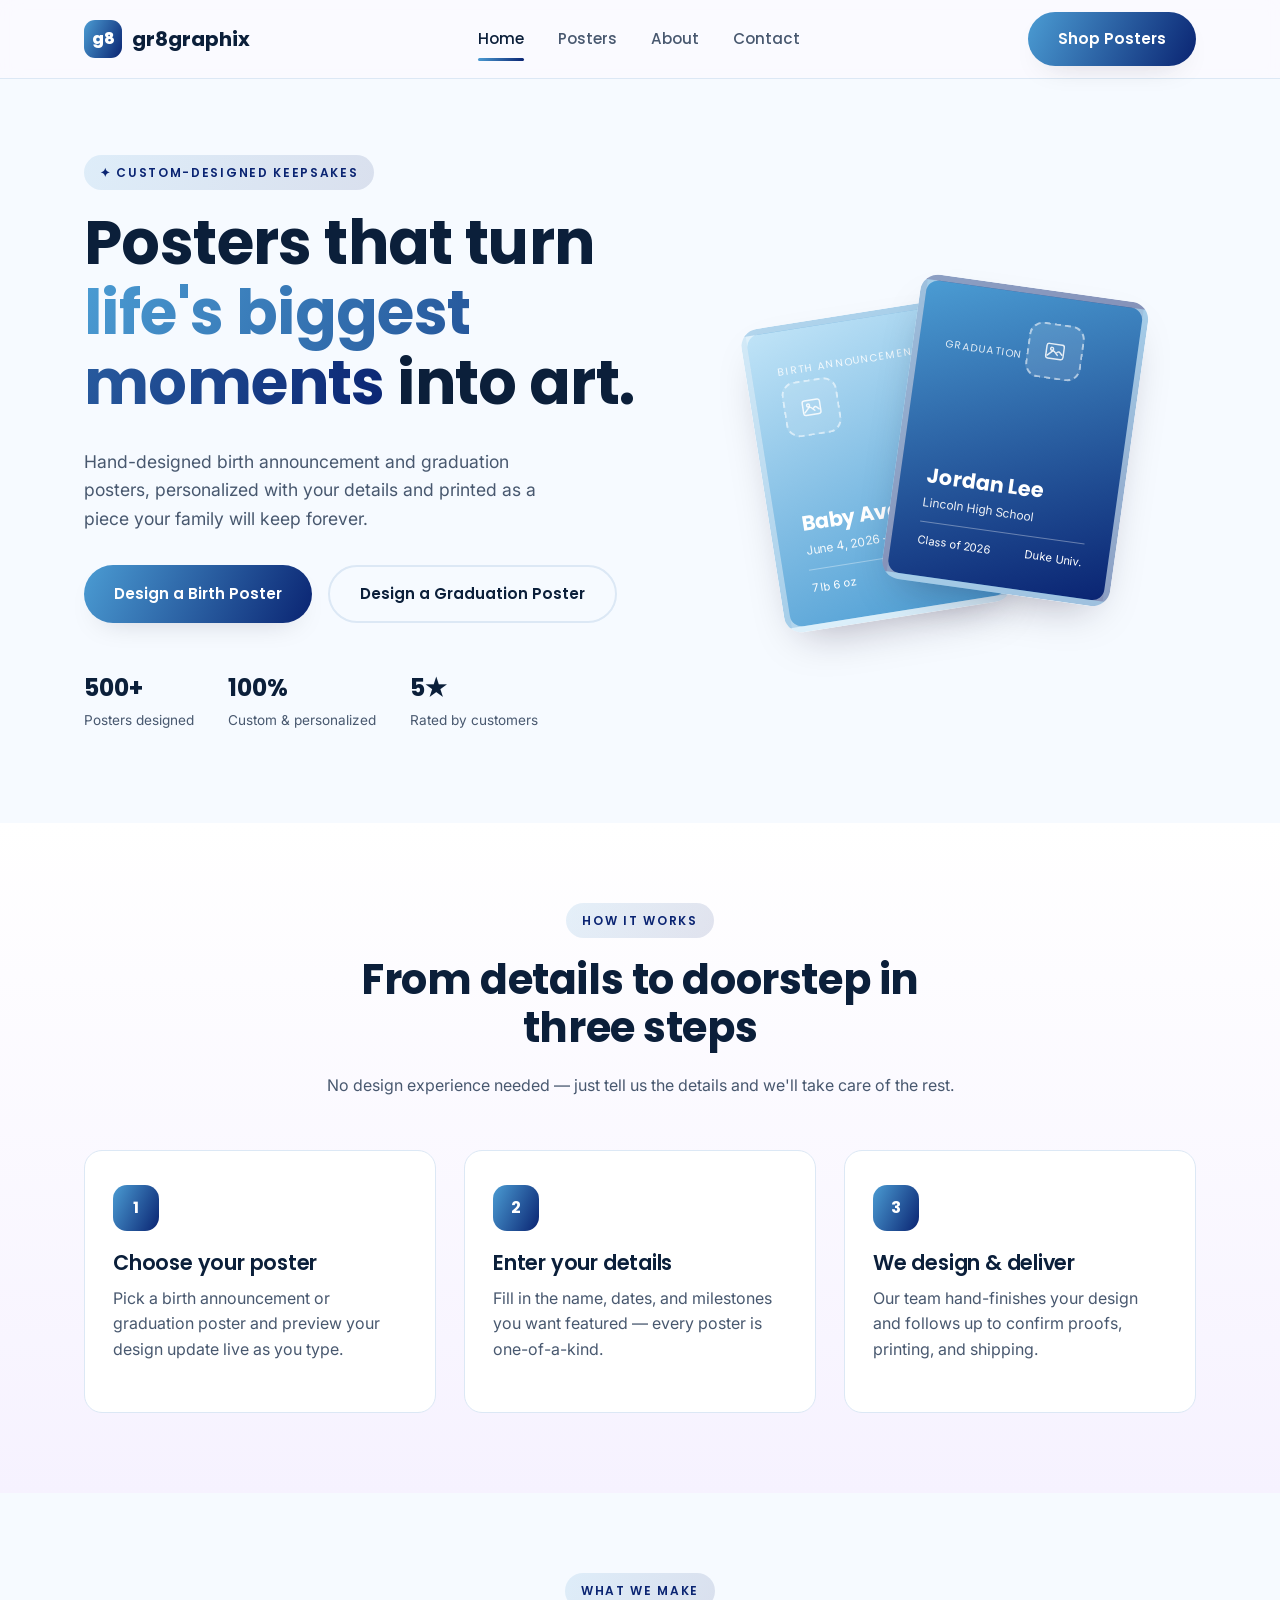
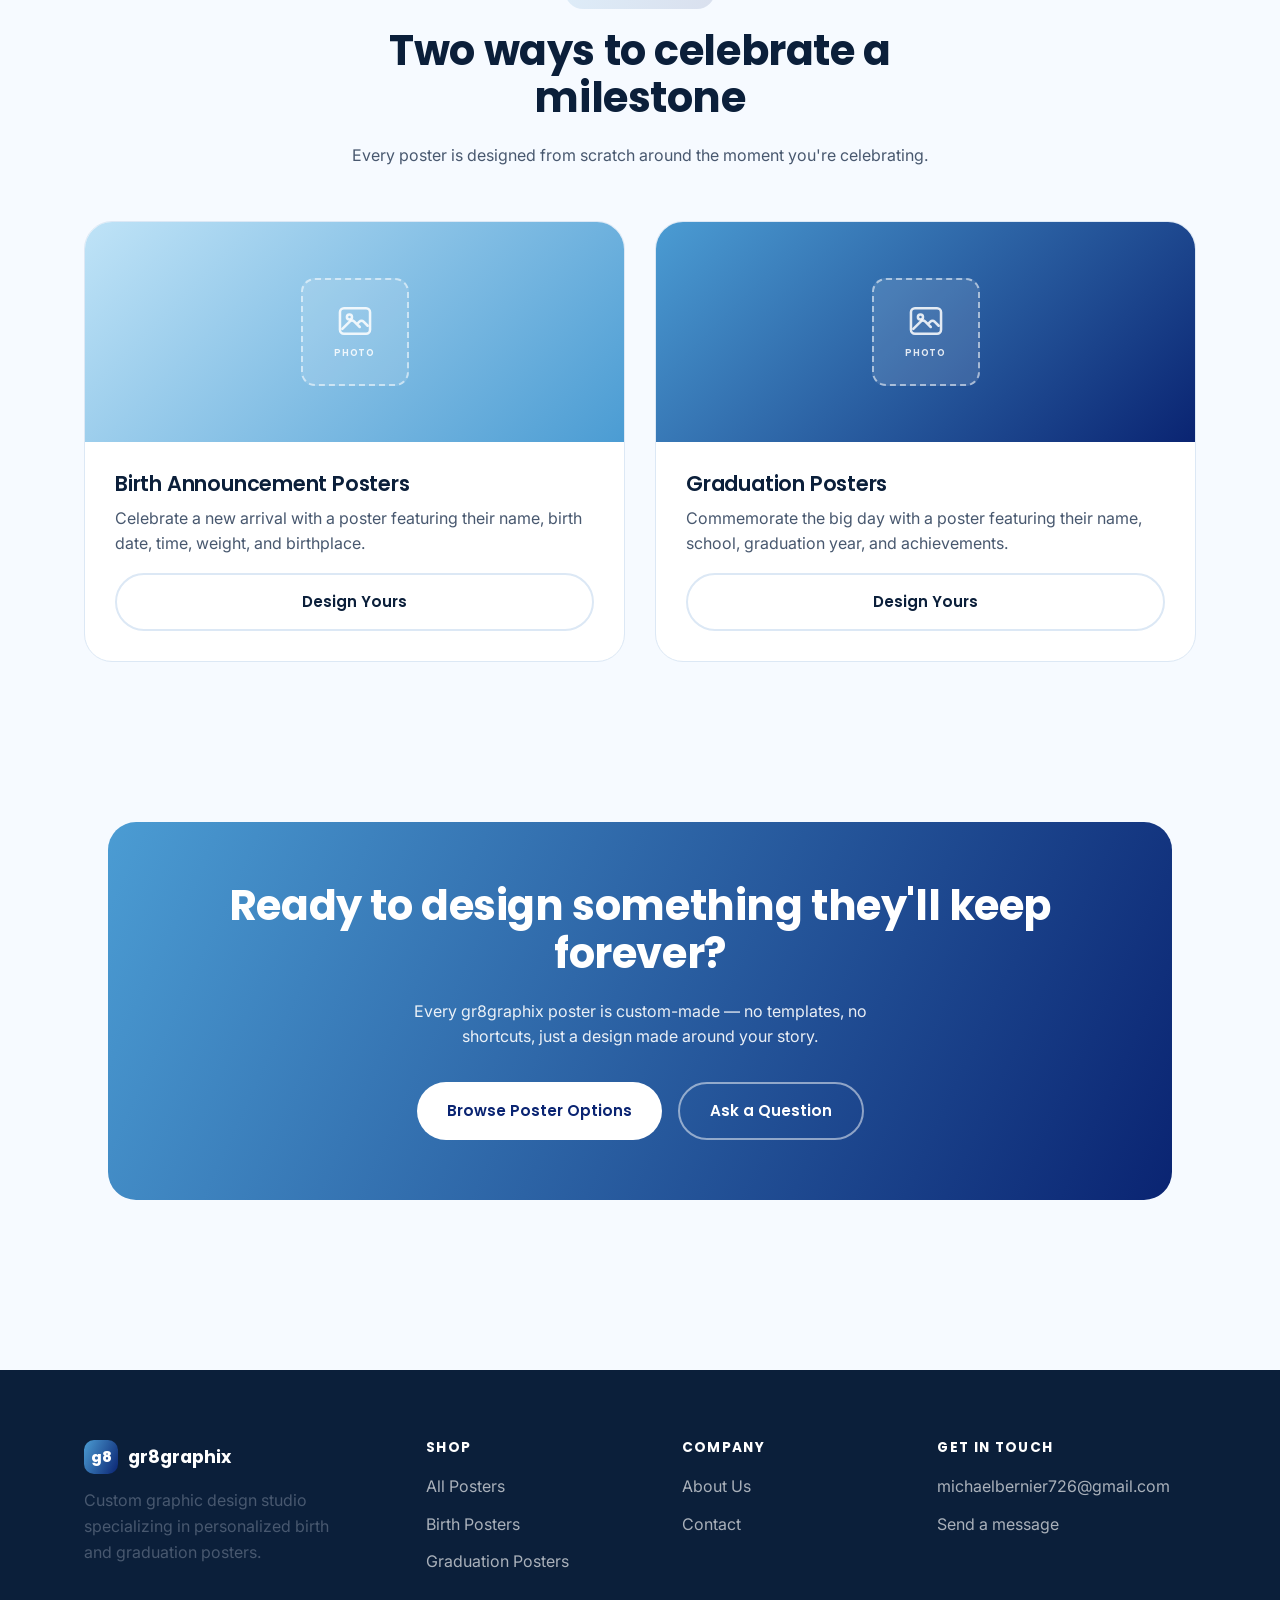
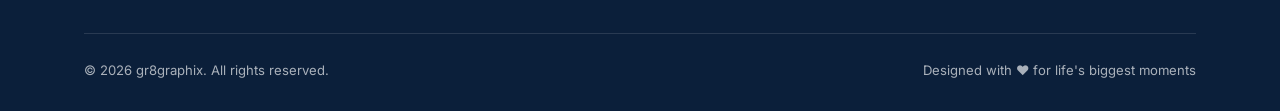
<file: index.html>
<!DOCTYPE html>
<html lang="en">
<head>
<meta charset="UTF-8">
<meta name="viewport" content="width=device-width, initial-scale=1.0">
<title>gr8graphix — Custom Birth &amp; Graduation Posters</title>
<meta name="description" content="Custom-designed birth announcement and graduation posters from gr8graphix. Personalized keepsakes, made just for you.">
<link rel="preconnect" href="https://fonts.googleapis.com">
<link href="https://fonts.googleapis.com/css2?family=Inter:wght@400;500;600&family=Poppins:wght@600;700;800&display=swap" rel="stylesheet">
<link rel="stylesheet" href="css/style.css">
</head>
<body data-page="home">

<header class="navbar">
  <div class="container">
    <a href="index.html" class="logo">
      <span class="mark">g8</span>
      gr8graphix
    </a>
    <nav class="nav-links">
      <a href="index.html" data-nav="home">Home</a>
      <a href="posters.html" data-nav="posters">Posters</a>
      <a href="about.html" data-nav="about">About</a>
      <a href="contact.html" data-nav="contact">Contact</a>
    </nav>
    <div class="nav-cta">
      <a href="posters.html" class="btn btn-primary">Shop Posters</a>
      <button class="nav-toggle" aria-label="Toggle menu">
        <span></span><span></span><span></span>
      </button>
    </div>
  </div>
</header>

<main>

  <section class="hero">
    <div class="container">
      <div>
        <span class="eyebrow">✦ Custom-designed keepsakes</span>
        <h1>Posters that turn <span class="gradient-text">life's biggest moments</span> into art.</h1>
        <p style="font-size:1.1rem; max-width:480px;">
          Hand-designed birth announcement and graduation posters, personalized with your details
          and printed as a piece your family will keep forever.
        </p>
        <div class="hero-actions">
          <a href="birth.html" class="btn btn-primary">Design a Birth Poster</a>
          <a href="graduation.html" class="btn btn-outline">Design a Graduation Poster</a>
        </div>
        <div class="hero-stats">
          <div><strong>500+</strong><span>Posters designed</span></div>
          <div><strong>100%</strong><span>Custom &amp; personalized</span></div>
          <div><strong>5★</strong><span>Rated by customers</span></div>
        </div>
      </div>
      <div class="poster-stage">
        <div class="poster-card birth">
          <div>
            <span class="tag">Birth Announcement</span>
            <div class="photo-placeholder photo-placeholder--sm">
              <svg viewBox="0 0 24 24" fill="none" xmlns="http://www.w3.org/2000/svg" aria-hidden="true">
                <rect x="2.5" y="4" width="19" height="16" rx="2.5" stroke="currentColor" stroke-width="1.6"/>
                <circle cx="8.5" cy="9.5" r="1.6" stroke="currentColor" stroke-width="1.6"/>
                <path d="M4 17l4.8-4.8a1.8 1.8 0 0 1 2.6 0L15 15.8M13.2 14l1.6-1.6a1.8 1.8 0 0 1 2.6 0L20 15" stroke="currentColor" stroke-width="1.6" stroke-linecap="round" stroke-linejoin="round"/>
              </svg>
            </div>
          </div>
          <div>
            <div class="name">Baby Ava</div>
            <div class="meta">June 4, 2026 · Austin, TX</div>
            <div class="stat-row">
              <span>7 lb 6 oz</span>
              <span>8:14 AM</span>
            </div>
          </div>
        </div>
        <div class="poster-card grad">
          <div>
            <span class="tag">Graduation</span>
            <div class="photo-placeholder photo-placeholder--sm">
              <svg viewBox="0 0 24 24" fill="none" xmlns="http://www.w3.org/2000/svg" aria-hidden="true">
                <rect x="2.5" y="4" width="19" height="16" rx="2.5" stroke="currentColor" stroke-width="1.6"/>
                <circle cx="8.5" cy="9.5" r="1.6" stroke="currentColor" stroke-width="1.6"/>
                <path d="M4 17l4.8-4.8a1.8 1.8 0 0 1 2.6 0L15 15.8M13.2 14l1.6-1.6a1.8 1.8 0 0 1 2.6 0L20 15" stroke="currentColor" stroke-width="1.6" stroke-linecap="round" stroke-linejoin="round"/>
              </svg>
            </div>
          </div>
          <div>
            <div class="name">Jordan Lee</div>
            <div class="meta">Lincoln High School</div>
            <div class="stat-row">
              <span>Class of 2026</span>
              <span>Duke Univ.</span>
            </div>
          </div>
        </div>
      </div>
    </div>
  </section>

  <section class="alt-bg">
    <div class="container">
      <div class="section-head">
        <span class="eyebrow">How it works</span>
        <h2>From details to doorstep in three steps</h2>
        <p>No design experience needed — just tell us the details and we'll take care of the rest.</p>
      </div>
      <div class="steps-grid">
        <div class="step-card">
          <div class="step-num">1</div>
          <h3>Choose your poster</h3>
          <p>Pick a birth announcement or graduation poster and preview your design update live as you type.</p>
        </div>
        <div class="step-card">
          <div class="step-num">2</div>
          <h3>Enter your details</h3>
          <p>Fill in the name, dates, and milestones you want featured — every poster is one-of-a-kind.</p>
        </div>
        <div class="step-card">
          <div class="step-num">3</div>
          <h3>We design &amp; deliver</h3>
          <p>Our team hand-finishes your design and follows up to confirm proofs, printing, and shipping.</p>
        </div>
      </div>
    </div>
  </section>

  <section>
    <div class="container">
      <div class="section-head">
        <span class="eyebrow">What we make</span>
        <h2>Two ways to celebrate a milestone</h2>
        <p>Every poster is designed from scratch around the moment you're celebrating.</p>
      </div>
      <div class="options-grid">
        <div class="option-card">
          <div class="option-banner birth">
            <div class="photo-placeholder photo-placeholder--lg">
              <svg viewBox="0 0 24 24" fill="none" xmlns="http://www.w3.org/2000/svg" aria-hidden="true">
                <rect x="2.5" y="4" width="19" height="16" rx="2.5" stroke="currentColor" stroke-width="1.6"/>
                <circle cx="8.5" cy="9.5" r="1.6" stroke="currentColor" stroke-width="1.6"/>
                <path d="M4 17l4.8-4.8a1.8 1.8 0 0 1 2.6 0L15 15.8M13.2 14l1.6-1.6a1.8 1.8 0 0 1 2.6 0L20 15" stroke="currentColor" stroke-width="1.6" stroke-linecap="round" stroke-linejoin="round"/>
              </svg>
              <span>Photo</span>
            </div>
          </div>
          <div class="option-body">
            <h3>Birth Announcement Posters</h3>
            <p>Celebrate a new arrival with a poster featuring their name, birth date, time, weight, and birthplace.</p>
            <a href="birth.html" class="btn btn-outline btn-block">Design Yours</a>
          </div>
        </div>
        <div class="option-card">
          <div class="option-banner grad">
            <div class="photo-placeholder photo-placeholder--lg">
              <svg viewBox="0 0 24 24" fill="none" xmlns="http://www.w3.org/2000/svg" aria-hidden="true">
                <rect x="2.5" y="4" width="19" height="16" rx="2.5" stroke="currentColor" stroke-width="1.6"/>
                <circle cx="8.5" cy="9.5" r="1.6" stroke="currentColor" stroke-width="1.6"/>
                <path d="M4 17l4.8-4.8a1.8 1.8 0 0 1 2.6 0L15 15.8M13.2 14l1.6-1.6a1.8 1.8 0 0 1 2.6 0L20 15" stroke="currentColor" stroke-width="1.6" stroke-linecap="round" stroke-linejoin="round"/>
              </svg>
              <span>Photo</span>
            </div>
          </div>
          <div class="option-body">
            <h3>Graduation Posters</h3>
            <p>Commemorate the big day with a poster featuring their name, school, graduation year, and achievements.</p>
            <a href="graduation.html" class="btn btn-outline btn-block">Design Yours</a>
          </div>
        </div>
      </div>
    </div>
  </section>

  <section>
    <div class="container">
      <div class="cta-band">
        <h2>Ready to design something they'll keep forever?</h2>
        <p>Every gr8graphix poster is custom-made — no templates, no shortcuts, just a design made around your story.</p>
        <div class="hero-actions" style="justify-content:center;">
          <a href="posters.html" class="btn btn-light">Browse Poster Options</a>
          <a href="contact.html" class="btn btn-outline">Ask a Question</a>
        </div>
      </div>
    </div>
  </section>

</main>

<footer>
  <div class="container">
    <div class="footer-grid">
      <div>
        <div class="footer-logo">
          <span class="mark">g8</span>
          <span>gr8graphix</span>
        </div>
        <p style="max-width:260px;">Custom graphic design studio specializing in personalized birth and graduation posters.</p>
      </div>
      <div>
        <h4>Shop</h4>
        <ul>
          <li><a href="posters.html">All Posters</a></li>
          <li><a href="birth.html">Birth Posters</a></li>
          <li><a href="graduation.html">Graduation Posters</a></li>
        </ul>
      </div>
      <div>
        <h4>Company</h4>
        <ul>
          <li><a href="about.html">About Us</a></li>
          <li><a href="contact.html">Contact</a></li>
        </ul>
      </div>
      <div>
        <h4>Get in touch</h4>
        <ul>
          <li><a href="mailto:michaelbernier726@gmail.com">michaelbernier726@gmail.com</a></li>
          <li><a href="contact.html">Send a message</a></li>
        </ul>
      </div>
    </div>
    <div class="footer-bottom">
      <span>© <span data-year></span> gr8graphix. All rights reserved.</span>
      <span>Designed with ♥ for life's biggest moments</span>
    </div>
  </div>
</footer>

<script src="js/main.js"></script>
</body>
</html>
</file>
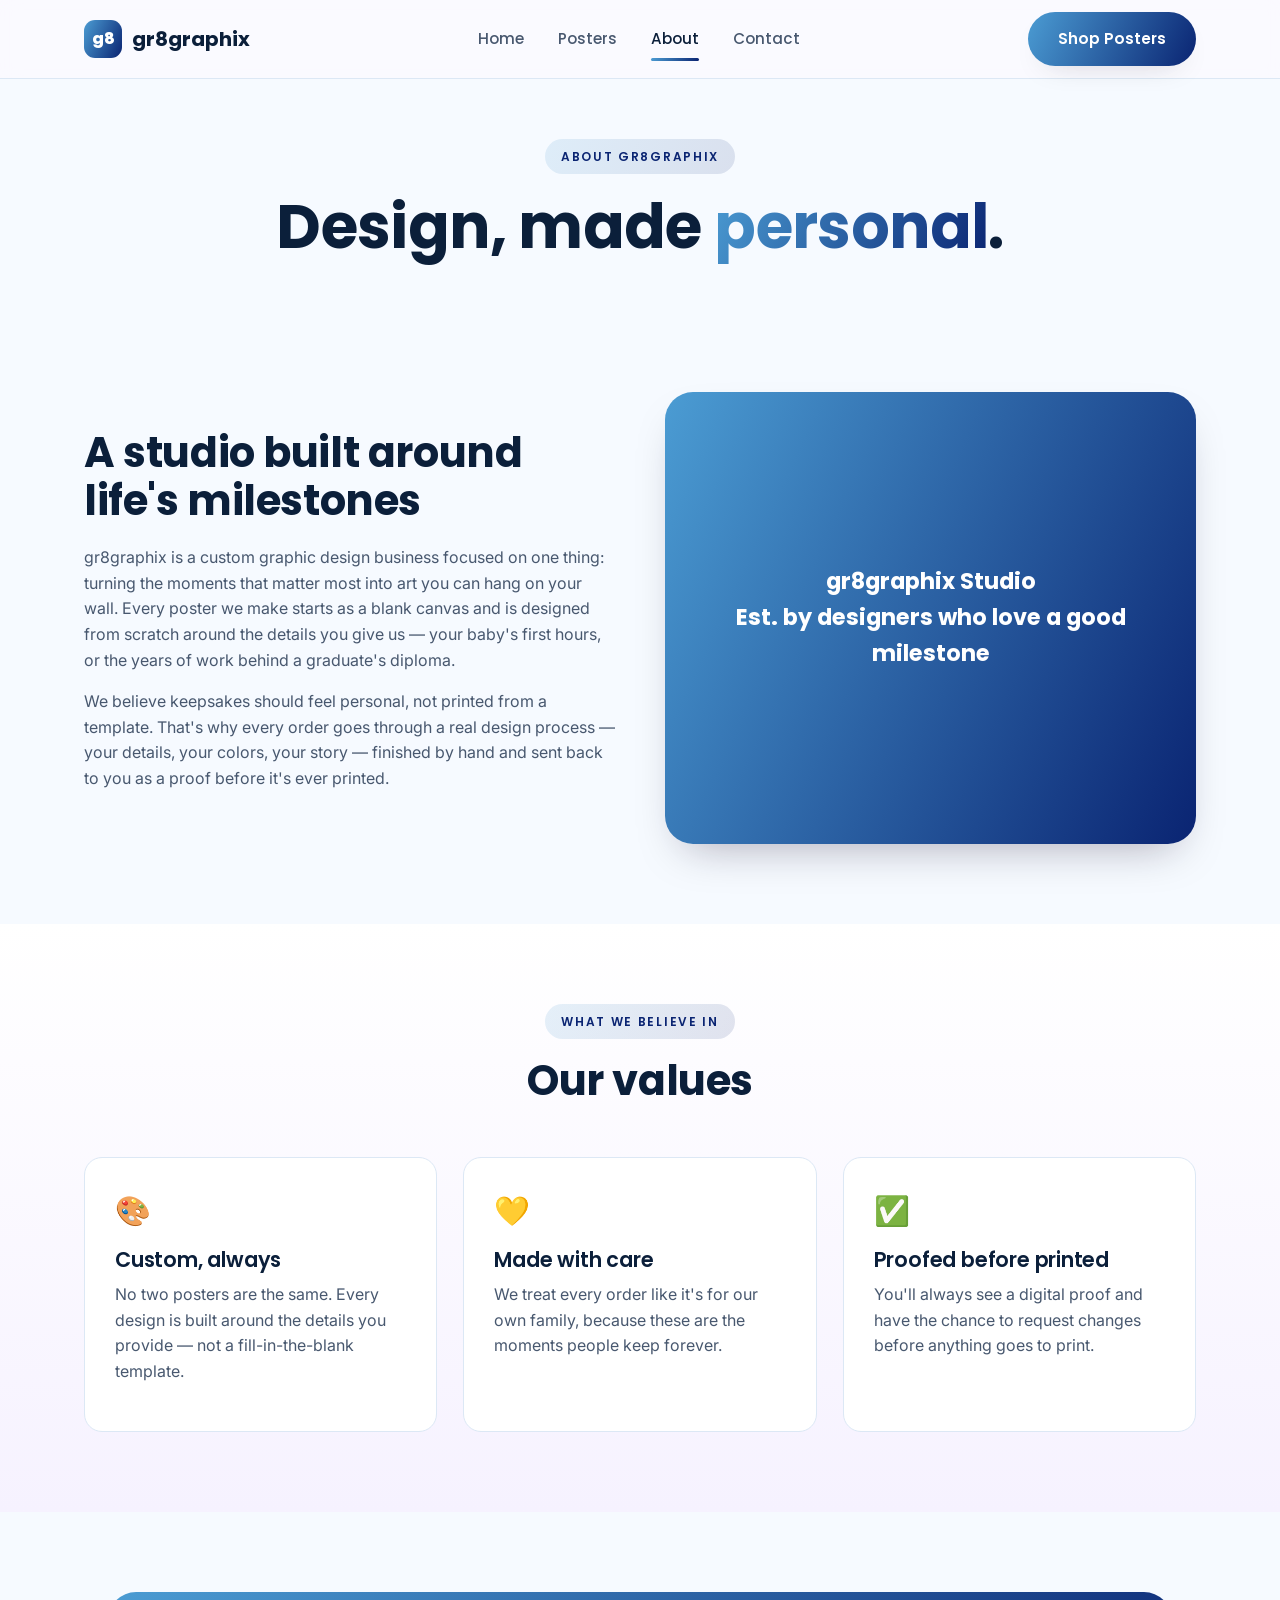
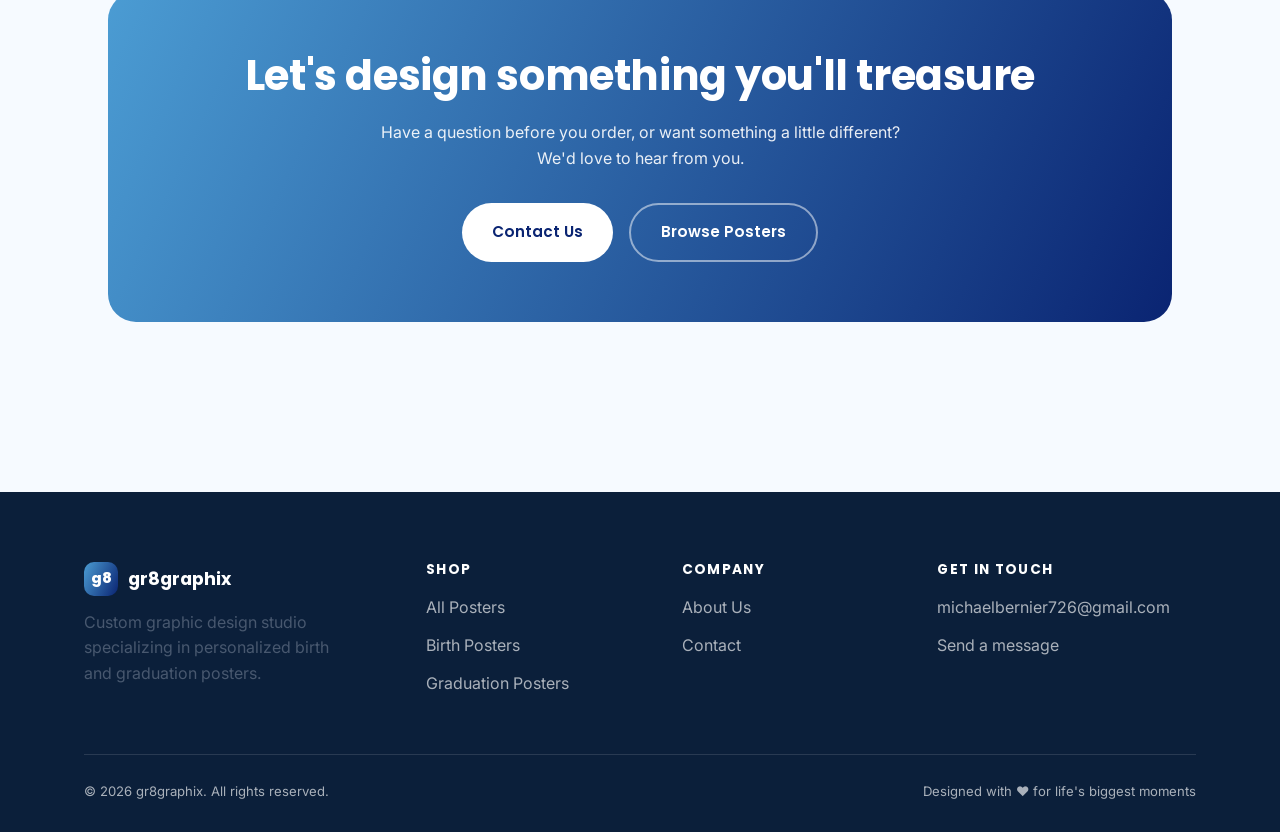
<file: about.html>
<!DOCTYPE html>
<html lang="en">
<head>
<meta charset="UTF-8">
<meta name="viewport" content="width=device-width, initial-scale=1.0">
<title>About Us — gr8graphix</title>
<meta name="description" content="Learn about gr8graphix, a custom graphic design studio specializing in personalized birth and graduation posters.">
<link rel="preconnect" href="https://fonts.googleapis.com">
<link href="https://fonts.googleapis.com/css2?family=Inter:wght@400;500;600&family=Poppins:wght@600;700;800&display=swap" rel="stylesheet">
<link rel="stylesheet" href="css/style.css">
</head>
<body data-page="about">

<header class="navbar">
  <div class="container">
    <a href="index.html" class="logo">
      <span class="mark">g8</span>
      gr8graphix
    </a>
    <nav class="nav-links">
      <a href="index.html" data-nav="home">Home</a>
      <a href="posters.html" data-nav="posters">Posters</a>
      <a href="about.html" data-nav="about">About</a>
      <a href="contact.html" data-nav="contact">Contact</a>
    </nav>
    <div class="nav-cta">
      <a href="posters.html" class="btn btn-primary">Shop Posters</a>
      <button class="nav-toggle" aria-label="Toggle menu">
        <span></span><span></span><span></span>
      </button>
    </div>
  </div>
</header>

<main>

  <section class="page-header">
    <div class="container">
      <span class="eyebrow">About gr8graphix</span>
      <h1>Design, made <span class="gradient-text">personal</span>.</h1>
    </div>
  </section>

  <section>
    <div class="container">
      <div class="about-hero">
        <div>
          <h2>A studio built around life's milestones</h2>
          <p>
            gr8graphix is a custom graphic design business focused on one thing: turning the moments
            that matter most into art you can hang on your wall. Every poster we make starts as a blank
            canvas and is designed from scratch around the details you give us — your baby's first
            hours, or the years of work behind a graduate's diploma.
          </p>
          <p>
            We believe keepsakes should feel personal, not printed from a template. That's why every
            order goes through a real design process — your details, your colors, your story — finished
            by hand and sent back to you as a proof before it's ever printed.
          </p>
        </div>
        <div class="about-photo">
          gr8graphix Studio<br>Est. by designers who love a good milestone
        </div>
      </div>
    </div>
  </section>

  <section class="alt-bg">
    <div class="container">
      <div class="section-head">
        <span class="eyebrow">What we believe in</span>
        <h2>Our values</h2>
      </div>
      <div class="value-grid">
        <div class="value-card">
          <div class="icon">🎨</div>
          <h3>Custom, always</h3>
          <p>No two posters are the same. Every design is built around the details you provide — not a fill-in-the-blank template.</p>
        </div>
        <div class="value-card">
          <div class="icon">💛</div>
          <h3>Made with care</h3>
          <p>We treat every order like it's for our own family, because these are the moments people keep forever.</p>
        </div>
        <div class="value-card">
          <div class="icon">✅</div>
          <h3>Proofed before printed</h3>
          <p>You'll always see a digital proof and have the chance to request changes before anything goes to print.</p>
        </div>
      </div>
    </div>
  </section>

  <section>
    <div class="container">
      <div class="cta-band">
        <h2>Let's design something you'll treasure</h2>
        <p>Have a question before you order, or want something a little different? We'd love to hear from you.</p>
        <div class="hero-actions" style="justify-content:center;">
          <a href="contact.html" class="btn btn-light">Contact Us</a>
          <a href="posters.html" class="btn btn-outline">Browse Posters</a>
        </div>
      </div>
    </div>
  </section>

</main>

<footer>
  <div class="container">
    <div class="footer-grid">
      <div>
        <div class="footer-logo">
          <span class="mark">g8</span>
          <span>gr8graphix</span>
        </div>
        <p style="max-width:260px;">Custom graphic design studio specializing in personalized birth and graduation posters.</p>
      </div>
      <div>
        <h4>Shop</h4>
        <ul>
          <li><a href="posters.html">All Posters</a></li>
          <li><a href="birth.html">Birth Posters</a></li>
          <li><a href="graduation.html">Graduation Posters</a></li>
        </ul>
      </div>
      <div>
        <h4>Company</h4>
        <ul>
          <li><a href="about.html">About Us</a></li>
          <li><a href="contact.html">Contact</a></li>
        </ul>
      </div>
      <div>
        <h4>Get in touch</h4>
        <ul>
          <li><a href="mailto:michaelbernier726@gmail.com">michaelbernier726@gmail.com</a></li>
          <li><a href="contact.html">Send a message</a></li>
        </ul>
      </div>
    </div>
    <div class="footer-bottom">
      <span>© <span data-year></span> gr8graphix. All rights reserved.</span>
      <span>Designed with ♥ for life's biggest moments</span>
    </div>
  </div>
</footer>

<script src="js/main.js"></script>
</body>
</html>
</file>
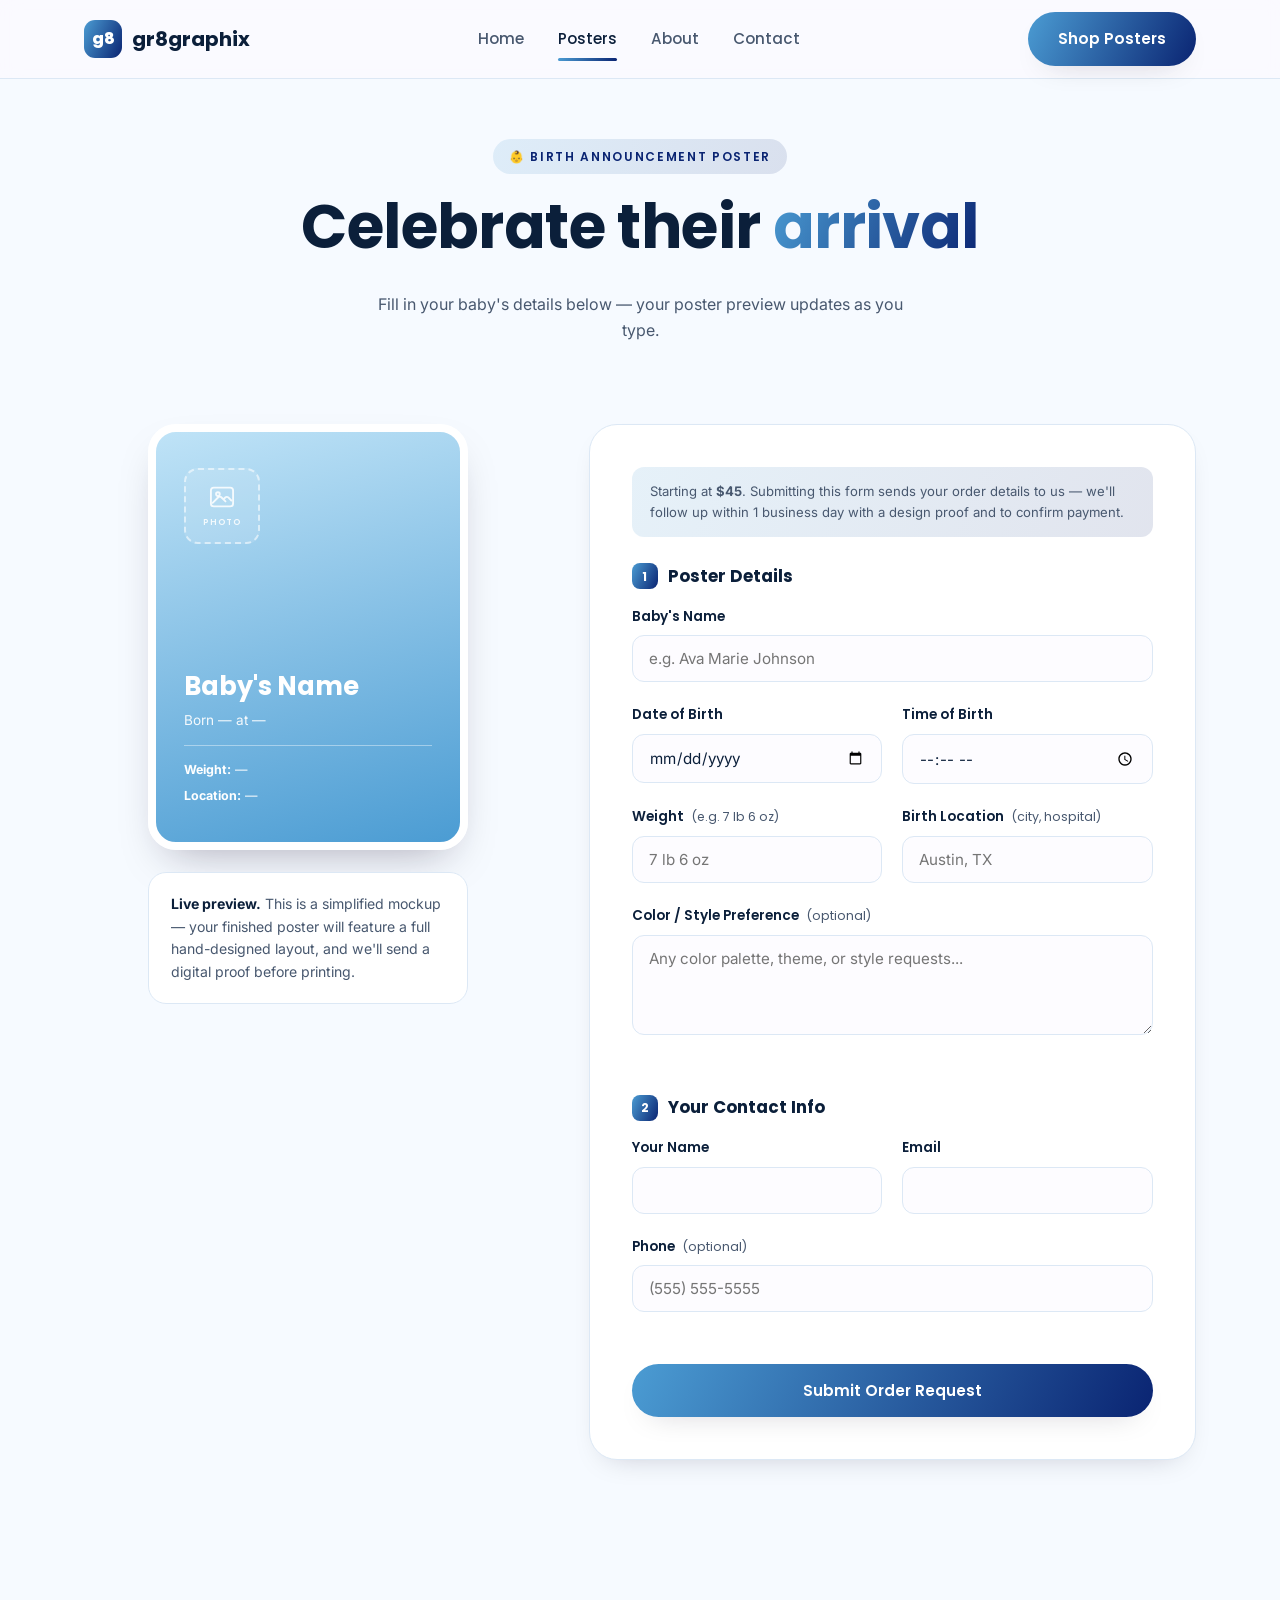
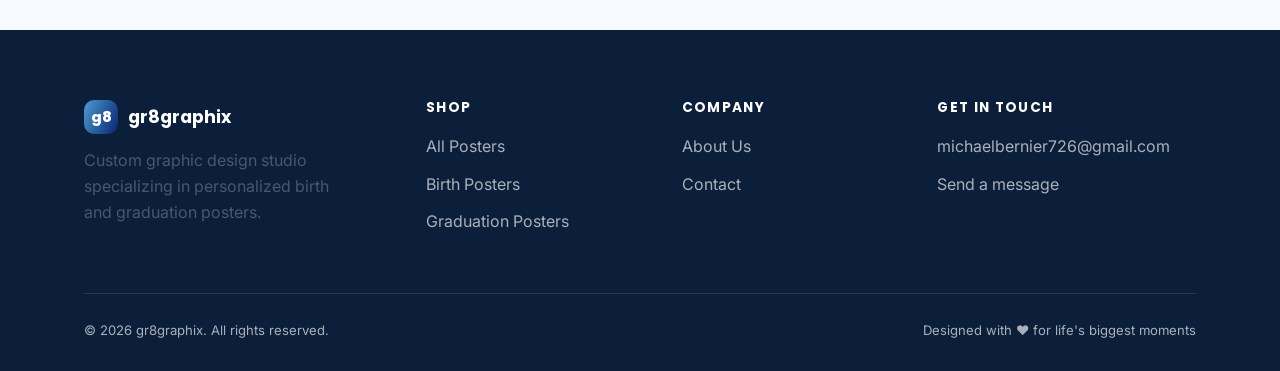
<file: birth.html>
<!DOCTYPE html>
<html lang="en">
<head>
<meta charset="UTF-8">
<meta name="viewport" content="width=device-width, initial-scale=1.0">
<title>Custom Birth Announcement Poster — gr8graphix</title>
<meta name="description" content="Design a custom birth announcement poster with your baby's name, birth date, time, weight, and location.">
<link rel="preconnect" href="https://fonts.googleapis.com">
<link href="https://fonts.googleapis.com/css2?family=Inter:wght@400;500;600&family=Poppins:wght@600;700;800&display=swap" rel="stylesheet">
<link rel="stylesheet" href="css/style.css">
</head>
<body data-page="posters">

<header class="navbar">
  <div class="container">
    <a href="index.html" class="logo">
      <span class="mark">g8</span>
      gr8graphix
    </a>
    <nav class="nav-links">
      <a href="index.html" data-nav="home">Home</a>
      <a href="posters.html" data-nav="posters">Posters</a>
      <a href="about.html" data-nav="about">About</a>
      <a href="contact.html" data-nav="contact">Contact</a>
    </nav>
    <div class="nav-cta">
      <a href="posters.html" class="btn btn-primary">Shop Posters</a>
      <button class="nav-toggle" aria-label="Toggle menu">
        <span></span><span></span><span></span>
      </button>
    </div>
  </div>
</header>

<main>

  <section class="page-header" style="padding-bottom:0;">
    <div class="container">
      <span class="eyebrow">👶 Birth Announcement Poster</span>
      <h1>Celebrate their <span class="gradient-text">arrival</span></h1>
      <p>Fill in your baby's details below — your poster preview updates as you type.</p>
    </div>
  </section>

  <section>
    <div class="container">
      <div class="buy-layout">

        <div class="buy-preview">
          <div class="preview-poster birth" data-preview="birth">
            <div class="photo-placeholder photo-placeholder--md">
              <svg viewBox="0 0 24 24" fill="none" xmlns="http://www.w3.org/2000/svg" aria-hidden="true">
                <rect x="2.5" y="4" width="19" height="16" rx="2.5" stroke="currentColor" stroke-width="1.6"/>
                <circle cx="8.5" cy="9.5" r="1.6" stroke="currentColor" stroke-width="1.6"/>
                <path d="M4 17l4.8-4.8a1.8 1.8 0 0 1 2.6 0L15 15.8M13.2 14l1.6-1.6a1.8 1.8 0 0 1 2.6 0L20 15" stroke="currentColor" stroke-width="1.6" stroke-linecap="round" stroke-linejoin="round"/>
              </svg>
              <span>Photo</span>
            </div>
            <div>
              <div class="p-name">Baby's Name</div>
              <div class="p-line">Born <span class="p-date">—</span> at <span class="p-time">—</span></div>
              <div class="p-footer">
                <span><strong>Weight:</strong> <span class="p-weight">—</span></span>
                <span><strong>Location:</strong> <span class="p-location">—</span></span>
              </div>
            </div>
          </div>
          <div class="preview-note">
            <strong>Live preview.</strong> This is a simplified mockup — your finished poster will feature a
            full hand-designed layout, and we'll send a digital proof before printing.
          </div>
        </div>

        <div>
          <div class="form-card">
            <div class="form-note">
              Starting at <strong>$45</strong>. Submitting this form sends your order details to us —
              we'll follow up within 1 business day with a design proof and to confirm payment.
            </div>

            <form id="birth-order-form" novalidate>
              <fieldset>
                <legend><span class="badge">1</span> Poster Details</legend>

                <div class="field">
                  <label for="babyName">Baby's Name</label>
                  <input type="text" id="babyName" name="babyName" placeholder="e.g. Ava Marie Johnson" required>
                </div>

                <div class="form-row">
                  <div class="field">
                    <label for="birthDate">Date of Birth</label>
                    <input type="date" id="birthDate" name="birthDate" required>
                  </div>
                  <div class="field">
                    <label for="birthTime">Time of Birth</label>
                    <input type="time" id="birthTime" name="birthTime" required>
                  </div>
                </div>

                <div class="form-row">
                  <div class="field">
                    <label for="weight">Weight <span class="hint">(e.g. 7 lb 6 oz)</span></label>
                    <input type="text" id="weight" name="weight" placeholder="7 lb 6 oz" required>
                  </div>
                  <div class="field">
                    <label for="location">Birth Location <span class="hint">(city, hospital)</span></label>
                    <input type="text" id="location" name="location" placeholder="Austin, TX" required>
                  </div>
                </div>

                <div class="field">
                  <label for="notes">Color / Style Preference <span class="hint">(optional)</span></label>
                  <textarea id="notes" name="notes" placeholder="Any color palette, theme, or style requests..."></textarea>
                </div>
              </fieldset>

              <fieldset>
                <legend><span class="badge">2</span> Your Contact Info</legend>

                <div class="form-row">
                  <div class="field">
                    <label for="customerName">Your Name</label>
                    <input type="text" id="customerName" name="customerName" required>
                  </div>
                  <div class="field">
                    <label for="customerEmail">Email</label>
                    <input type="email" id="customerEmail" name="customerEmail" required>
                  </div>
                </div>

                <div class="field">
                  <label for="customerPhone">Phone <span class="hint">(optional)</span></label>
                  <input type="tel" id="customerPhone" name="customerPhone" placeholder="(555) 555-5555">
                </div>
              </fieldset>

              <button type="submit" class="btn btn-primary btn-block">Submit Order Request</button>
              <div id="birth-form-status" class="form-status"></div>
            </form>
          </div>
        </div>

      </div>
    </div>
  </section>

</main>

<footer>
  <div class="container">
    <div class="footer-grid">
      <div>
        <div class="footer-logo">
          <span class="mark">g8</span>
          <span>gr8graphix</span>
        </div>
        <p style="max-width:260px;">Custom graphic design studio specializing in personalized birth and graduation posters.</p>
      </div>
      <div>
        <h4>Shop</h4>
        <ul>
          <li><a href="posters.html">All Posters</a></li>
          <li><a href="birth.html">Birth Posters</a></li>
          <li><a href="graduation.html">Graduation Posters</a></li>
        </ul>
      </div>
      <div>
        <h4>Company</h4>
        <ul>
          <li><a href="about.html">About Us</a></li>
          <li><a href="contact.html">Contact</a></li>
        </ul>
      </div>
      <div>
        <h4>Get in touch</h4>
        <ul>
          <li><a href="mailto:michaelbernier726@gmail.com">michaelbernier726@gmail.com</a></li>
          <li><a href="contact.html">Send a message</a></li>
        </ul>
      </div>
    </div>
    <div class="footer-bottom">
      <span>© <span data-year></span> gr8graphix. All rights reserved.</span>
      <span>Designed with ♥ for life's biggest moments</span>
    </div>
  </div>
</footer>

<script src="js/main.js"></script>
</body>
</html>
</file>
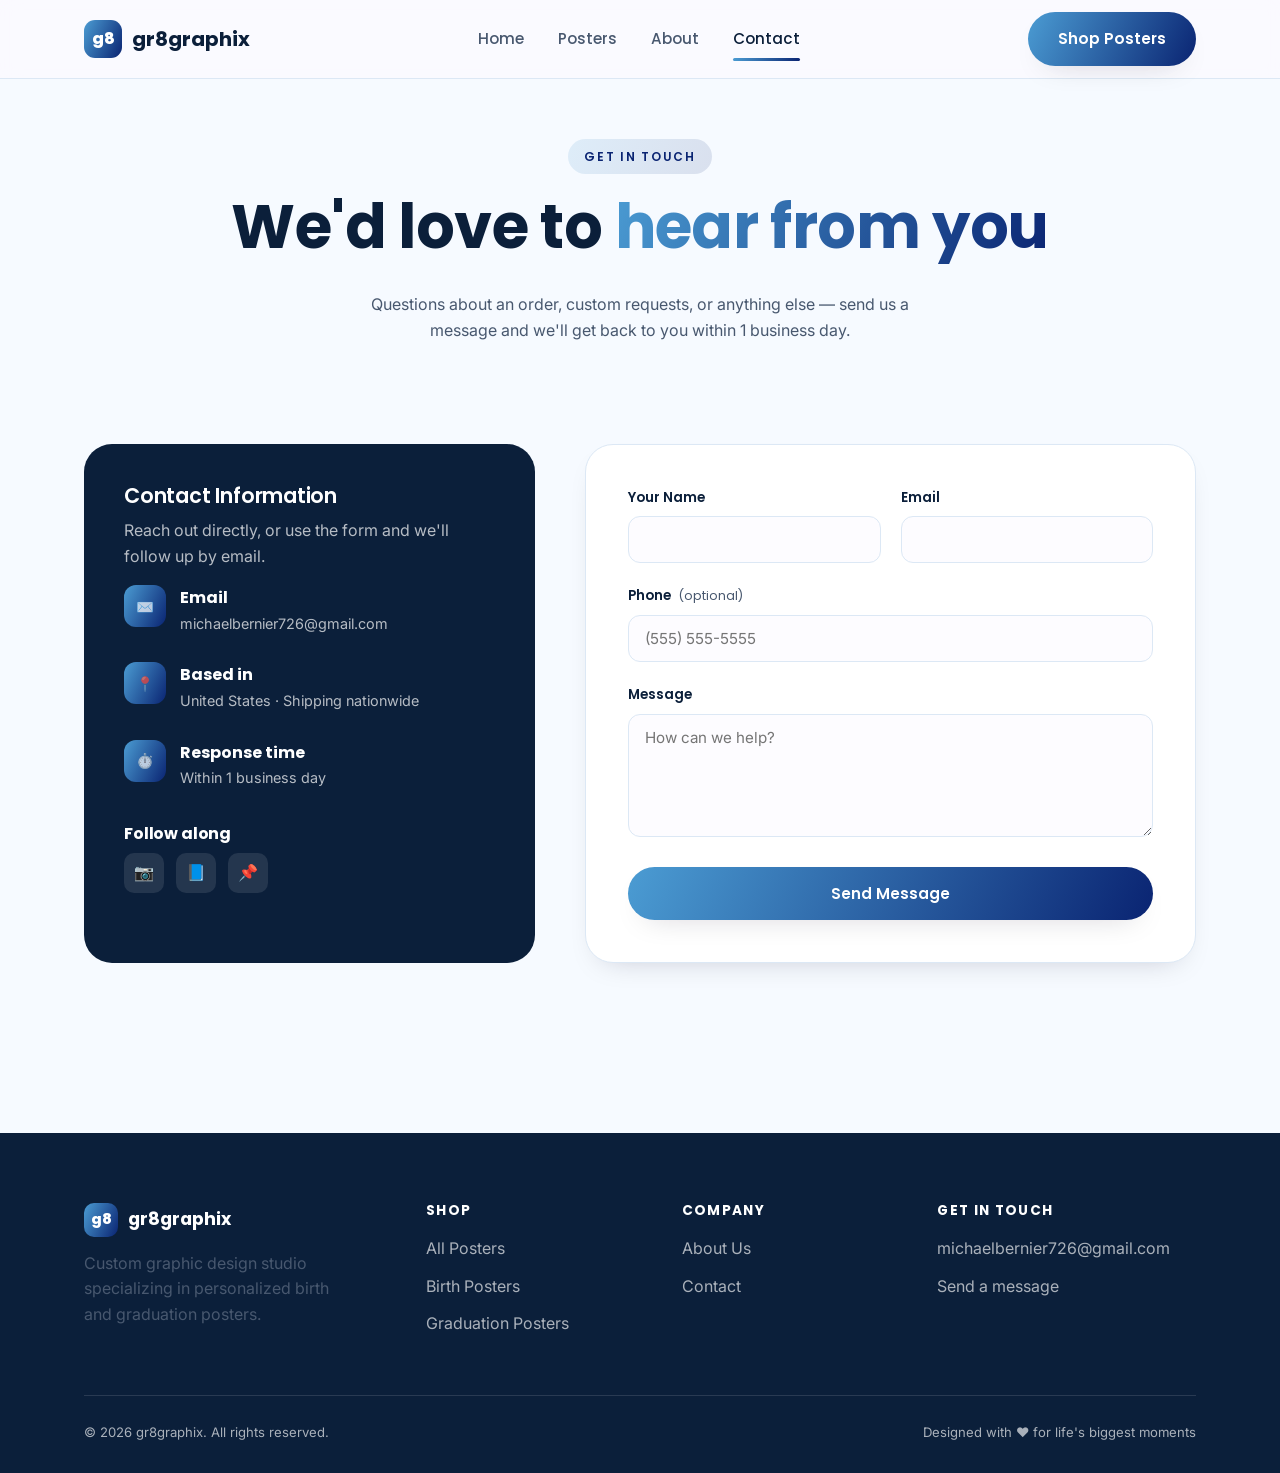
<file: contact.html>
<!DOCTYPE html>
<html lang="en">
<head>
<meta charset="UTF-8">
<meta name="viewport" content="width=device-width, initial-scale=1.0">
<title>Contact — gr8graphix</title>
<meta name="description" content="Get in touch with gr8graphix to ask a question or start a custom birth or graduation poster order.">
<link rel="preconnect" href="https://fonts.googleapis.com">
<link href="https://fonts.googleapis.com/css2?family=Inter:wght@400;500;600&family=Poppins:wght@600;700;800&display=swap" rel="stylesheet">
<link rel="stylesheet" href="css/style.css">
</head>
<body data-page="contact">

<header class="navbar">
  <div class="container">
    <a href="index.html" class="logo">
      <span class="mark">g8</span>
      gr8graphix
    </a>
    <nav class="nav-links">
      <a href="index.html" data-nav="home">Home</a>
      <a href="posters.html" data-nav="posters">Posters</a>
      <a href="about.html" data-nav="about">About</a>
      <a href="contact.html" data-nav="contact">Contact</a>
    </nav>
    <div class="nav-cta">
      <a href="posters.html" class="btn btn-primary">Shop Posters</a>
      <button class="nav-toggle" aria-label="Toggle menu">
        <span></span><span></span><span></span>
      </button>
    </div>
  </div>
</header>

<main>

  <section class="page-header">
    <div class="container">
      <span class="eyebrow">Get in touch</span>
      <h1>We'd love to <span class="gradient-text">hear from you</span></h1>
      <p>Questions about an order, custom requests, or anything else — send us a message and we'll get back to you within 1 business day.</p>
    </div>
  </section>

  <section>
    <div class="container">
      <div class="contact-grid">

        <div class="contact-info-card">
          <h3>Contact Information</h3>
          <p>Reach out directly, or use the form and we'll follow up by email.</p>

          <div class="contact-item">
            <span class="icon">✉️</span>
            <div>
              <strong>Email</strong>
              <span><a href="mailto:michaelbernier726@gmail.com" style="color:inherit;">michaelbernier726@gmail.com</a></span>
            </div>
          </div>

          <div class="contact-item">
            <span class="icon">📍</span>
            <div>
              <strong>Based in</strong>
              <span>United States · Shipping nationwide</span>
            </div>
          </div>

          <div class="contact-item">
            <span class="icon">⏱️</span>
            <div>
              <strong>Response time</strong>
              <span>Within 1 business day</span>
            </div>
          </div>

          <h4 style="color:#fff; margin-top:34px;">Follow along</h4>
          <div class="social-row">
            <a href="#" aria-label="Instagram">📷</a>
            <a href="#" aria-label="Facebook">📘</a>
            <a href="#" aria-label="Pinterest">📌</a>
          </div>
        </div>

        <div class="form-card">
          <form id="contact-form" novalidate>
            <div class="form-row">
              <div class="field">
                <label for="name">Your Name</label>
                <input type="text" id="name" name="name" required>
              </div>
              <div class="field">
                <label for="email">Email</label>
                <input type="email" id="email" name="email" required>
              </div>
            </div>

            <div class="field">
              <label for="phone">Phone <span class="hint">(optional)</span></label>
              <input type="tel" id="phone" name="phone" placeholder="(555) 555-5555">
            </div>

            <div class="field">
              <label for="message">Message</label>
              <textarea id="message" name="message" rows="5" placeholder="How can we help?" required></textarea>
            </div>

            <button type="submit" class="btn btn-primary btn-block">Send Message</button>
            <div id="contact-form-status" class="form-status"></div>
          </form>
        </div>

      </div>
    </div>
  </section>

</main>

<footer>
  <div class="container">
    <div class="footer-grid">
      <div>
        <div class="footer-logo">
          <span class="mark">g8</span>
          <span>gr8graphix</span>
        </div>
        <p style="max-width:260px;">Custom graphic design studio specializing in personalized birth and graduation posters.</p>
      </div>
      <div>
        <h4>Shop</h4>
        <ul>
          <li><a href="posters.html">All Posters</a></li>
          <li><a href="birth.html">Birth Posters</a></li>
          <li><a href="graduation.html">Graduation Posters</a></li>
        </ul>
      </div>
      <div>
        <h4>Company</h4>
        <ul>
          <li><a href="about.html">About Us</a></li>
          <li><a href="contact.html">Contact</a></li>
        </ul>
      </div>
      <div>
        <h4>Get in touch</h4>
        <ul>
          <li><a href="mailto:michaelbernier726@gmail.com">michaelbernier726@gmail.com</a></li>
          <li><a href="contact.html">Send a message</a></li>
        </ul>
      </div>
    </div>
    <div class="footer-bottom">
      <span>© <span data-year></span> gr8graphix. All rights reserved.</span>
      <span>Designed with ♥ for life's biggest moments</span>
    </div>
  </div>
</footer>

<script src="js/main.js"></script>
</body>
</html>
</file>
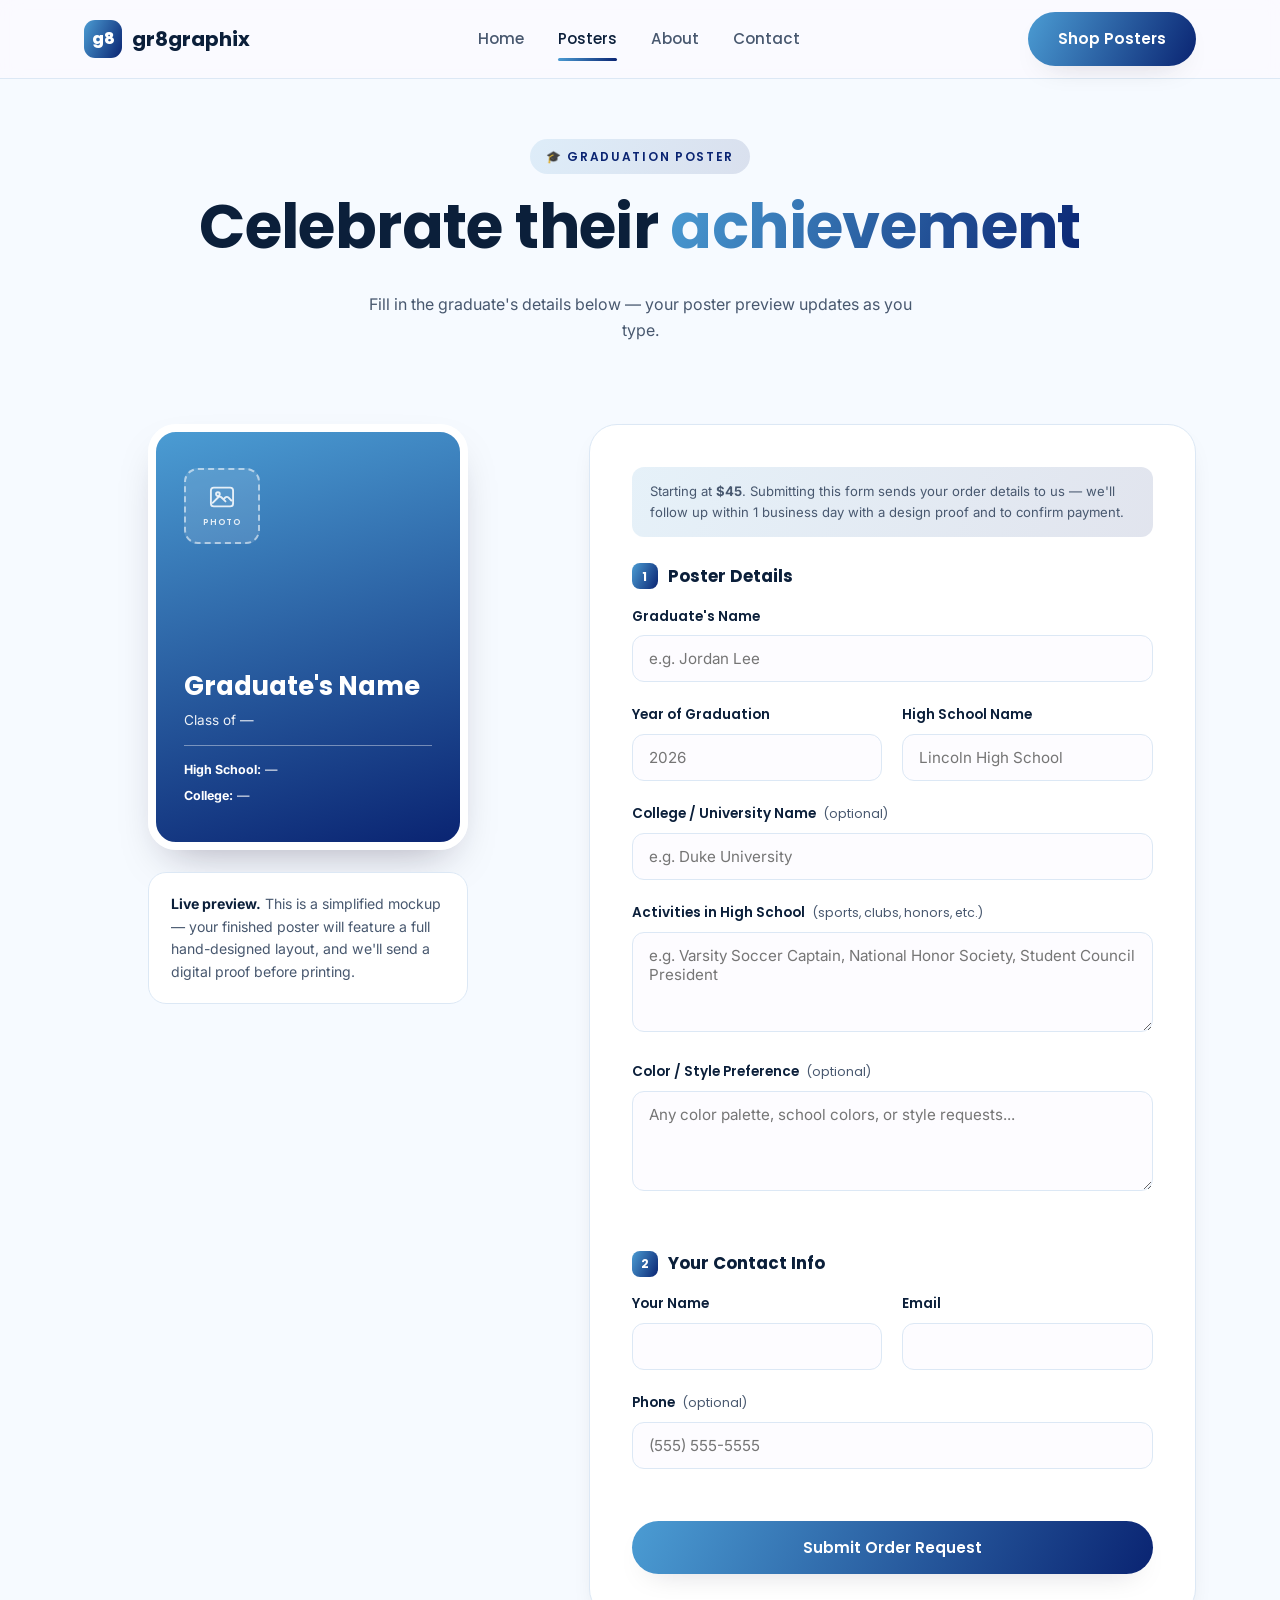
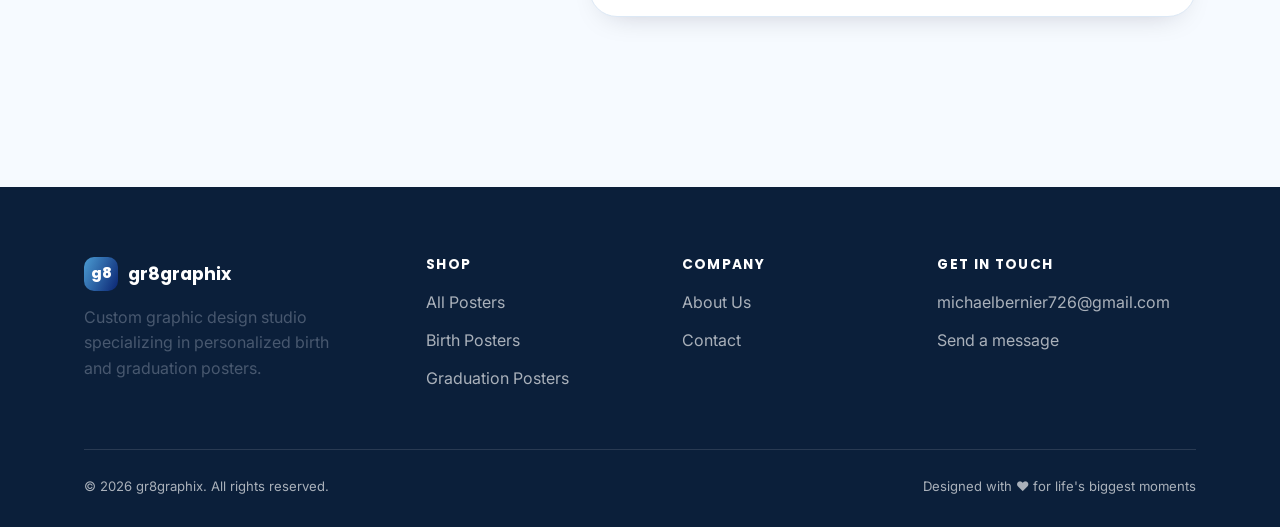
<file: graduation.html>
<!DOCTYPE html>
<html lang="en">
<head>
<meta charset="UTF-8">
<meta name="viewport" content="width=device-width, initial-scale=1.0">
<title>Custom Graduation Poster — gr8graphix</title>
<meta name="description" content="Design a custom graduation poster with the graduate's name, school, graduation year, and achievements.">
<link rel="preconnect" href="https://fonts.googleapis.com">
<link href="https://fonts.googleapis.com/css2?family=Inter:wght@400;500;600&family=Poppins:wght@600;700;800&display=swap" rel="stylesheet">
<link rel="stylesheet" href="css/style.css">
</head>
<body data-page="posters">

<header class="navbar">
  <div class="container">
    <a href="index.html" class="logo">
      <span class="mark">g8</span>
      gr8graphix
    </a>
    <nav class="nav-links">
      <a href="index.html" data-nav="home">Home</a>
      <a href="posters.html" data-nav="posters">Posters</a>
      <a href="about.html" data-nav="about">About</a>
      <a href="contact.html" data-nav="contact">Contact</a>
    </nav>
    <div class="nav-cta">
      <a href="posters.html" class="btn btn-primary">Shop Posters</a>
      <button class="nav-toggle" aria-label="Toggle menu">
        <span></span><span></span><span></span>
      </button>
    </div>
  </div>
</header>

<main>

  <section class="page-header" style="padding-bottom:0;">
    <div class="container">
      <span class="eyebrow">🎓 Graduation Poster</span>
      <h1>Celebrate their <span class="gradient-text">achievement</span></h1>
      <p>Fill in the graduate's details below — your poster preview updates as you type.</p>
    </div>
  </section>

  <section>
    <div class="container">
      <div class="buy-layout">

        <div class="buy-preview">
          <div class="preview-poster grad" data-preview="grad">
            <div class="photo-placeholder photo-placeholder--md">
              <svg viewBox="0 0 24 24" fill="none" xmlns="http://www.w3.org/2000/svg" aria-hidden="true">
                <rect x="2.5" y="4" width="19" height="16" rx="2.5" stroke="currentColor" stroke-width="1.6"/>
                <circle cx="8.5" cy="9.5" r="1.6" stroke="currentColor" stroke-width="1.6"/>
                <path d="M4 17l4.8-4.8a1.8 1.8 0 0 1 2.6 0L15 15.8M13.2 14l1.6-1.6a1.8 1.8 0 0 1 2.6 0L20 15" stroke="currentColor" stroke-width="1.6" stroke-linecap="round" stroke-linejoin="round"/>
              </svg>
              <span>Photo</span>
            </div>
            <div>
              <div class="p-name">Graduate's Name</div>
              <div class="p-line">Class of <span class="p-year">—</span></div>
              <div class="p-footer">
                <span><strong>High School:</strong> <span class="p-hs">—</span></span>
                <span><strong>College:</strong> <span class="p-college">—</span></span>
              </div>
            </div>
          </div>
          <div class="preview-note">
            <strong>Live preview.</strong> This is a simplified mockup — your finished poster will feature a
            full hand-designed layout, and we'll send a digital proof before printing.
          </div>
        </div>

        <div>
          <div class="form-card">
            <div class="form-note">
              Starting at <strong>$45</strong>. Submitting this form sends your order details to us —
              we'll follow up within 1 business day with a design proof and to confirm payment.
            </div>

            <form id="grad-order-form" novalidate>
              <fieldset>
                <legend><span class="badge">1</span> Poster Details</legend>

                <div class="field">
                  <label for="gradName">Graduate's Name</label>
                  <input type="text" id="gradName" name="gradName" placeholder="e.g. Jordan Lee" required>
                </div>

                <div class="form-row">
                  <div class="field">
                    <label for="gradYear">Year of Graduation</label>
                    <input type="number" id="gradYear" name="gradYear" placeholder="2026" min="1950" max="2100" required>
                  </div>
                  <div class="field">
                    <label for="highSchool">High School Name</label>
                    <input type="text" id="highSchool" name="highSchool" placeholder="Lincoln High School" required>
                  </div>
                </div>

                <div class="field">
                  <label for="college">College / University Name <span class="hint">(optional)</span></label>
                  <input type="text" id="college" name="college" placeholder="e.g. Duke University">
                </div>

                <div class="field">
                  <label for="activities">Activities in High School <span class="hint">(sports, clubs, honors, etc.)</span></label>
                  <textarea id="activities" name="activities" placeholder="e.g. Varsity Soccer Captain, National Honor Society, Student Council President" required></textarea>
                </div>

                <div class="field">
                  <label for="notes">Color / Style Preference <span class="hint">(optional)</span></label>
                  <textarea id="notes" name="notes" placeholder="Any color palette, school colors, or style requests..."></textarea>
                </div>
              </fieldset>

              <fieldset>
                <legend><span class="badge">2</span> Your Contact Info</legend>

                <div class="form-row">
                  <div class="field">
                    <label for="customerName">Your Name</label>
                    <input type="text" id="customerName" name="customerName" required>
                  </div>
                  <div class="field">
                    <label for="customerEmail">Email</label>
                    <input type="email" id="customerEmail" name="customerEmail" required>
                  </div>
                </div>

                <div class="field">
                  <label for="customerPhone">Phone <span class="hint">(optional)</span></label>
                  <input type="tel" id="customerPhone" name="customerPhone" placeholder="(555) 555-5555">
                </div>
              </fieldset>

              <button type="submit" class="btn btn-primary btn-block">Submit Order Request</button>
              <div id="grad-form-status" class="form-status"></div>
            </form>
          </div>
        </div>

      </div>
    </div>
  </section>

</main>

<footer>
  <div class="container">
    <div class="footer-grid">
      <div>
        <div class="footer-logo">
          <span class="mark">g8</span>
          <span>gr8graphix</span>
        </div>
        <p style="max-width:260px;">Custom graphic design studio specializing in personalized birth and graduation posters.</p>
      </div>
      <div>
        <h4>Shop</h4>
        <ul>
          <li><a href="posters.html">All Posters</a></li>
          <li><a href="birth.html">Birth Posters</a></li>
          <li><a href="graduation.html">Graduation Posters</a></li>
        </ul>
      </div>
      <div>
        <h4>Company</h4>
        <ul>
          <li><a href="about.html">About Us</a></li>
          <li><a href="contact.html">Contact</a></li>
        </ul>
      </div>
      <div>
        <h4>Get in touch</h4>
        <ul>
          <li><a href="mailto:michaelbernier726@gmail.com">michaelbernier726@gmail.com</a></li>
          <li><a href="contact.html">Send a message</a></li>
        </ul>
      </div>
    </div>
    <div class="footer-bottom">
      <span>© <span data-year></span> gr8graphix. All rights reserved.</span>
      <span>Designed with ♥ for life's biggest moments</span>
    </div>
  </div>
</footer>

<script src="js/main.js"></script>
</body>
</html>
</file>
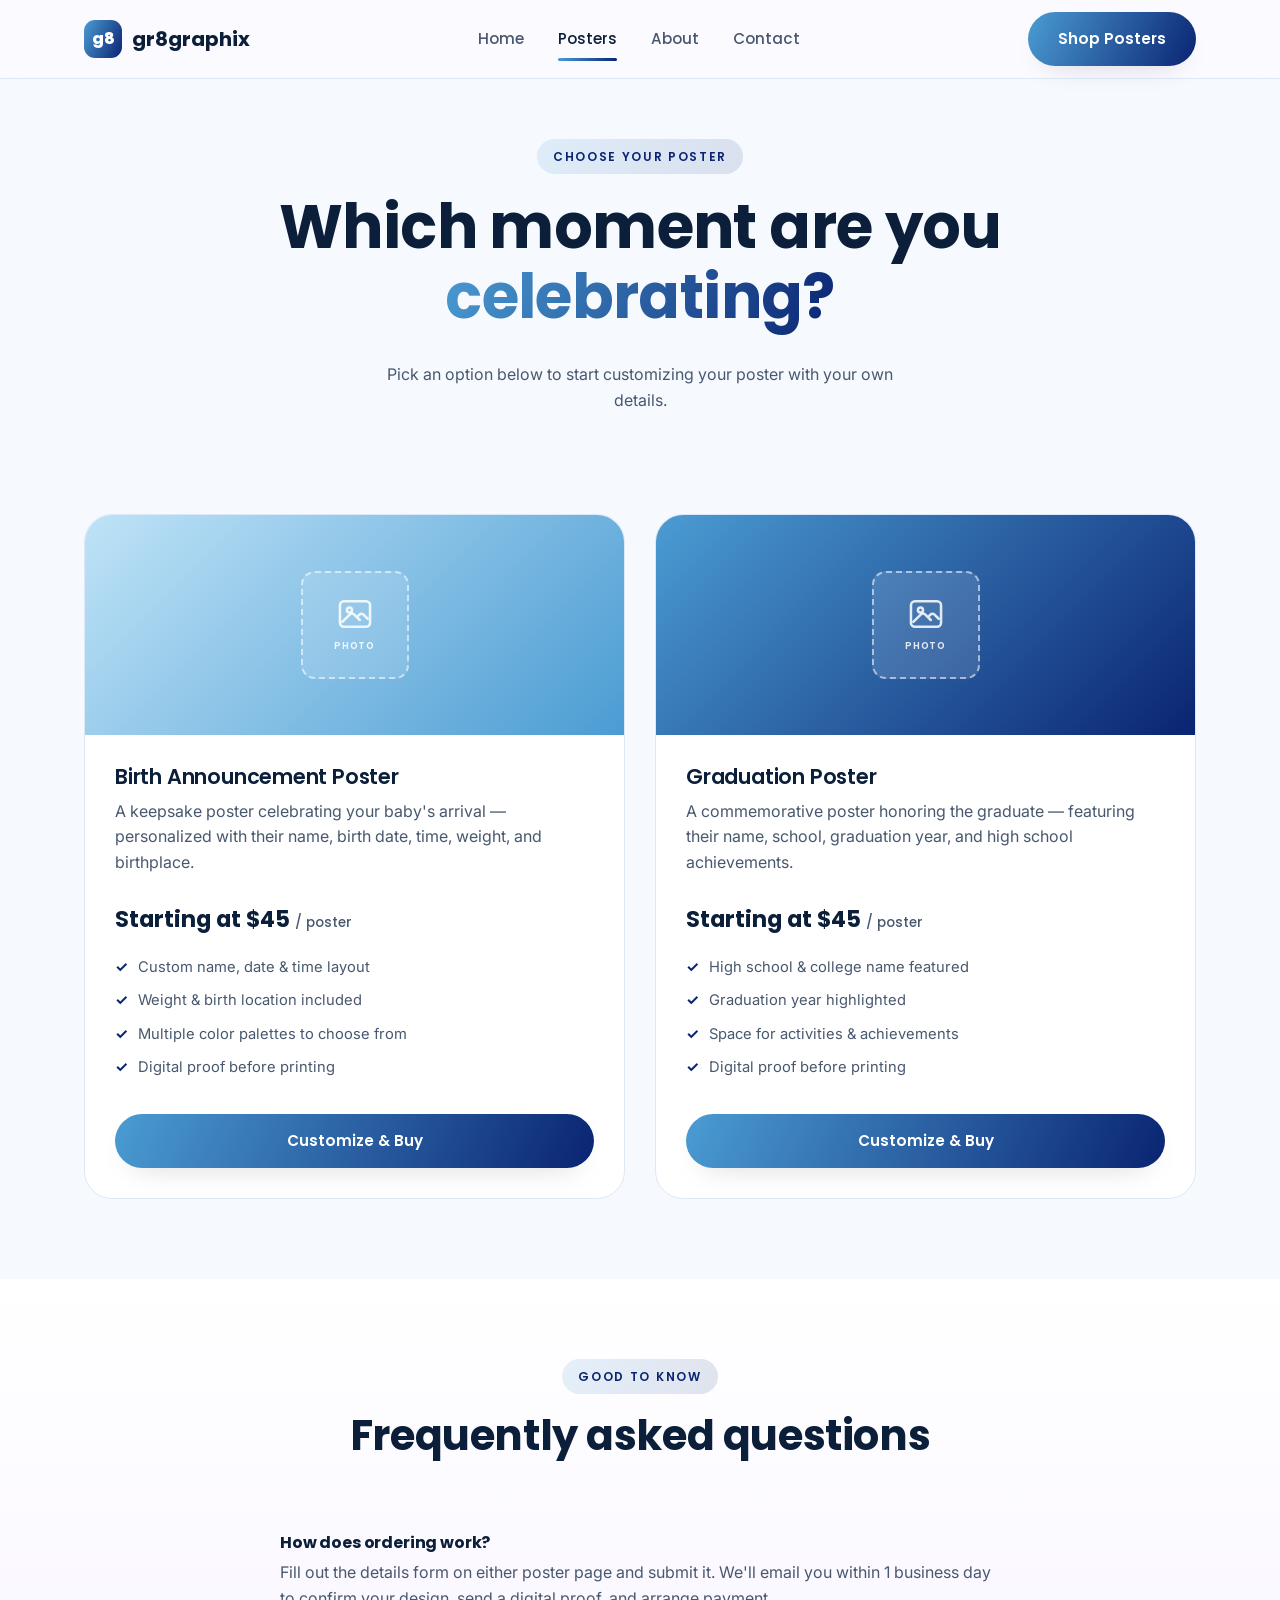
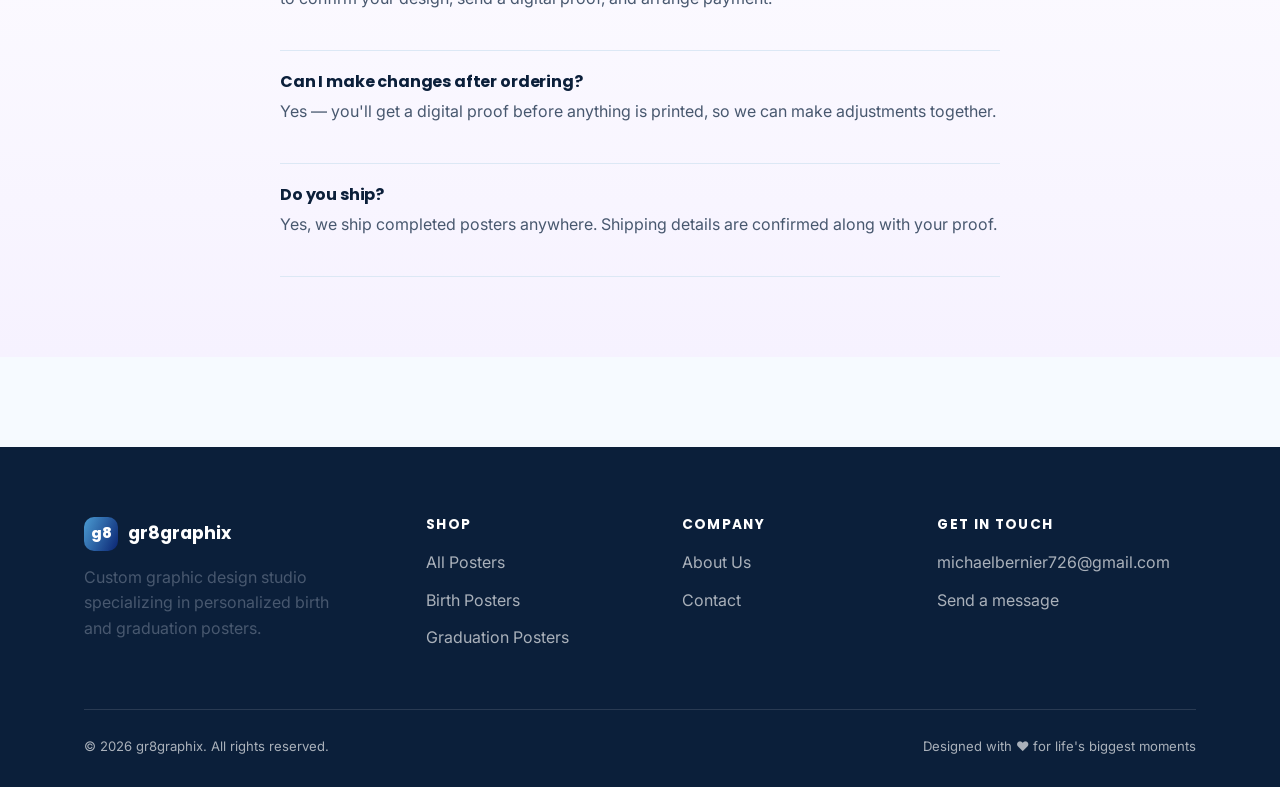
<file: posters.html>
<!DOCTYPE html>
<html lang="en">
<head>
<meta charset="UTF-8">
<meta name="viewport" content="width=device-width, initial-scale=1.0">
<title>Poster Options — gr8graphix</title>
<meta name="description" content="Choose between a custom birth announcement poster or a custom graduation poster from gr8graphix.">
<link rel="preconnect" href="https://fonts.googleapis.com">
<link href="https://fonts.googleapis.com/css2?family=Inter:wght@400;500;600&family=Poppins:wght@600;700;800&display=swap" rel="stylesheet">
<link rel="stylesheet" href="css/style.css">
</head>
<body data-page="posters">

<header class="navbar">
  <div class="container">
    <a href="index.html" class="logo">
      <span class="mark">g8</span>
      gr8graphix
    </a>
    <nav class="nav-links">
      <a href="index.html" data-nav="home">Home</a>
      <a href="posters.html" data-nav="posters">Posters</a>
      <a href="about.html" data-nav="about">About</a>
      <a href="contact.html" data-nav="contact">Contact</a>
    </nav>
    <div class="nav-cta">
      <a href="posters.html" class="btn btn-primary">Shop Posters</a>
      <button class="nav-toggle" aria-label="Toggle menu">
        <span></span><span></span><span></span>
      </button>
    </div>
  </div>
</header>

<main>

  <section class="page-header">
    <div class="container">
      <span class="eyebrow">Choose your poster</span>
      <h1>Which moment are you <span class="gradient-text">celebrating?</span></h1>
      <p>Pick an option below to start customizing your poster with your own details.</p>
    </div>
  </section>

  <section>
    <div class="container">
      <div class="options-grid">

        <div class="option-card">
          <div class="option-banner birth">
            <div class="photo-placeholder photo-placeholder--lg">
              <svg viewBox="0 0 24 24" fill="none" xmlns="http://www.w3.org/2000/svg" aria-hidden="true">
                <rect x="2.5" y="4" width="19" height="16" rx="2.5" stroke="currentColor" stroke-width="1.6"/>
                <circle cx="8.5" cy="9.5" r="1.6" stroke="currentColor" stroke-width="1.6"/>
                <path d="M4 17l4.8-4.8a1.8 1.8 0 0 1 2.6 0L15 15.8M13.2 14l1.6-1.6a1.8 1.8 0 0 1 2.6 0L20 15" stroke="currentColor" stroke-width="1.6" stroke-linecap="round" stroke-linejoin="round"/>
              </svg>
              <span>Photo</span>
            </div>
          </div>
          <div class="option-body">
            <h3>Birth Announcement Poster</h3>
            <p>A keepsake poster celebrating your baby's arrival — personalized with their name, birth date, time, weight, and birthplace.</p>
            <div class="option-price">Starting at $45 <span>/ poster</span></div>
            <ul class="feature-list">
              <li>Custom name, date &amp; time layout</li>
              <li>Weight &amp; birth location included</li>
              <li>Multiple color palettes to choose from</li>
              <li>Digital proof before printing</li>
            </ul>
            <a href="birth.html" class="btn btn-primary btn-block">Customize &amp; Buy</a>
          </div>
        </div>

        <div class="option-card">
          <div class="option-banner grad">
            <div class="photo-placeholder photo-placeholder--lg">
              <svg viewBox="0 0 24 24" fill="none" xmlns="http://www.w3.org/2000/svg" aria-hidden="true">
                <rect x="2.5" y="4" width="19" height="16" rx="2.5" stroke="currentColor" stroke-width="1.6"/>
                <circle cx="8.5" cy="9.5" r="1.6" stroke="currentColor" stroke-width="1.6"/>
                <path d="M4 17l4.8-4.8a1.8 1.8 0 0 1 2.6 0L15 15.8M13.2 14l1.6-1.6a1.8 1.8 0 0 1 2.6 0L20 15" stroke="currentColor" stroke-width="1.6" stroke-linecap="round" stroke-linejoin="round"/>
              </svg>
              <span>Photo</span>
            </div>
          </div>
          <div class="option-body">
            <h3>Graduation Poster</h3>
            <p>A commemorative poster honoring the graduate — featuring their name, school, graduation year, and high school achievements.</p>
            <div class="option-price">Starting at $45 <span>/ poster</span></div>
            <ul class="feature-list">
              <li>High school &amp; college name featured</li>
              <li>Graduation year highlighted</li>
              <li>Space for activities &amp; achievements</li>
              <li>Digital proof before printing</li>
            </ul>
            <a href="graduation.html" class="btn btn-primary btn-block">Customize &amp; Buy</a>
          </div>
        </div>

      </div>
    </div>
  </section>

  <section class="alt-bg">
    <div class="container">
      <div class="section-head">
        <span class="eyebrow">Good to know</span>
        <h2>Frequently asked questions</h2>
      </div>
      <div style="max-width:720px; margin:0 auto;">
        <div class="faq-item">
          <h4>How does ordering work?</h4>
          <p>Fill out the details form on either poster page and submit it. We'll email you within 1 business day to confirm your design, send a digital proof, and arrange payment.</p>
        </div>
        <div class="faq-item">
          <h4>Can I make changes after ordering?</h4>
          <p>Yes — you'll get a digital proof before anything is printed, so we can make adjustments together.</p>
        </div>
        <div class="faq-item">
          <h4>Do you ship?</h4>
          <p>Yes, we ship completed posters anywhere. Shipping details are confirmed along with your proof.</p>
        </div>
      </div>
    </div>
  </section>

</main>

<footer>
  <div class="container">
    <div class="footer-grid">
      <div>
        <div class="footer-logo">
          <span class="mark">g8</span>
          <span>gr8graphix</span>
        </div>
        <p style="max-width:260px;">Custom graphic design studio specializing in personalized birth and graduation posters.</p>
      </div>
      <div>
        <h4>Shop</h4>
        <ul>
          <li><a href="posters.html">All Posters</a></li>
          <li><a href="birth.html">Birth Posters</a></li>
          <li><a href="graduation.html">Graduation Posters</a></li>
        </ul>
      </div>
      <div>
        <h4>Company</h4>
        <ul>
          <li><a href="about.html">About Us</a></li>
          <li><a href="contact.html">Contact</a></li>
        </ul>
      </div>
      <div>
        <h4>Get in touch</h4>
        <ul>
          <li><a href="mailto:michaelbernier726@gmail.com">michaelbernier726@gmail.com</a></li>
          <li><a href="contact.html">Send a message</a></li>
        </ul>
      </div>
    </div>
    <div class="footer-bottom">
      <span>© <span data-year></span> gr8graphix. All rights reserved.</span>
      <span>Designed with ♥ for life's biggest moments</span>
    </div>
  </div>
</footer>

<script src="js/main.js"></script>
</body>
</html>
</file>
<file: css/style.css>
/* ==========================================================================
   gr8graphix — Bold & Modern theme
   ========================================================================== */

:root {
  --carolina: #4b9cd3;
  --sky: #7ec4e8;
  --navy: #0a2472;
  --navy-deep: #041e42;
  --gradient: linear-gradient(115deg, var(--carolina) 0%, var(--navy) 100%);
  --gradient-soft: linear-gradient(115deg, rgba(75,156,211,0.14) 0%, rgba(10,36,114,0.12) 100%);
  --ink: #0b1f3a;
  --ink-soft: #48586f;
  --bg: #f6faff;
  --card: #ffffff;
  --line: #dce8f5;
  --radius-lg: 28px;
  --radius-md: 18px;
  --radius-sm: 12px;
  --shadow: 0 20px 45px -20px rgba(21, 12, 36, 0.35);
  --shadow-soft: 0 12px 30px -18px rgba(21, 12, 36, 0.25);
  font-size: 16px;
}

* { box-sizing: border-box; }

html { scroll-behavior: smooth; }

body {
  margin: 0;
  background: var(--bg);
  color: var(--ink);
  font-family: 'Inter', -apple-system, BlinkMacSystemFont, 'Segoe UI', sans-serif;
  line-height: 1.6;
  -webkit-font-smoothing: antialiased;
}

h1, h2, h3, h4 {
  font-family: 'Poppins', 'Inter', sans-serif;
  line-height: 1.15;
  margin: 0 0 0.5em;
  letter-spacing: -0.01em;
}

h1 { font-size: clamp(2.4rem, 5vw, 3.8rem); font-weight: 700; }
h2 { font-size: clamp(1.8rem, 3.4vw, 2.6rem); font-weight: 700; }
h3 { font-size: 1.3rem; font-weight: 600; }

p { margin: 0 0 1em; color: var(--ink-soft); }

a { color: inherit; text-decoration: none; }

img { max-width: 100%; display: block; }

.container {
  width: 100%;
  max-width: 1160px;
  margin: 0 auto;
  padding: 0 24px;
}

.gradient-text {
  background: var(--gradient);
  -webkit-background-clip: text;
  background-clip: text;
  color: transparent;
}

.eyebrow {
  display: inline-flex;
  align-items: center;
  gap: 8px;
  font-family: 'Poppins', sans-serif;
  font-size: 0.75rem;
  font-weight: 600;
  letter-spacing: 0.14em;
  text-transform: uppercase;
  color: var(--navy);
  background: var(--gradient-soft);
  padding: 8px 16px;
  border-radius: 999px;
  margin-bottom: 18px;
}

/* ---------- Buttons ---------- */
.btn {
  display: inline-flex;
  align-items: center;
  justify-content: center;
  gap: 8px;
  font-family: 'Poppins', sans-serif;
  font-weight: 600;
  font-size: 0.95rem;
  padding: 15px 30px;
  border-radius: 999px;
  border: none;
  cursor: pointer;
  transition: transform 0.2s ease, box-shadow 0.2s ease, opacity 0.2s ease;
  white-space: nowrap;
}

.btn-primary {
  background: var(--gradient);
  color: #fff;
  box-shadow: var(--shadow-soft);
}

.btn-primary:hover { transform: translateY(-2px); box-shadow: var(--shadow); }

.btn-outline {
  background: transparent;
  color: var(--ink);
  border: 2px solid var(--line);
}

.btn-outline:hover { border-color: var(--navy); color: var(--navy); }

.btn-light {
  background: #fff;
  color: var(--navy);
}

.btn-light:hover { transform: translateY(-2px); }

.btn-block { width: 100%; }

/* ---------- Navbar ---------- */
.navbar {
  position: sticky;
  top: 0;
  z-index: 100;
  background: rgba(251, 250, 255, 0.85);
  backdrop-filter: blur(10px);
  border-bottom: 1px solid var(--line);
}

.navbar .container {
  display: flex;
  align-items: center;
  justify-content: space-between;
  height: 78px;
}

.logo {
  display: flex;
  align-items: center;
  gap: 10px;
  font-family: 'Poppins', sans-serif;
  font-weight: 700;
  font-size: 1.25rem;
  color: var(--ink);
}

.logo .mark {
  width: 38px;
  height: 38px;
  border-radius: 11px;
  background: var(--gradient);
  display: flex;
  align-items: center;
  justify-content: center;
  color: #fff;
  font-weight: 800;
  font-size: 1rem;
}

.nav-links {
  display: flex;
  align-items: center;
  gap: 34px;
  font-family: 'Poppins', sans-serif;
  font-weight: 500;
  font-size: 0.95rem;
}

.nav-links a {
  color: var(--ink-soft);
  position: relative;
  padding: 6px 0;
}

.nav-links a:hover, .nav-links a.active { color: var(--ink); }

.nav-links a.active::after {
  content: "";
  position: absolute;
  left: 0; right: 0; bottom: -4px;
  height: 3px;
  border-radius: 3px;
  background: var(--gradient);
}

.nav-cta { display: flex; align-items: center; gap: 18px; }

.nav-toggle {
  display: none;
  flex-direction: column;
  gap: 5px;
  background: none;
  border: none;
  cursor: pointer;
  padding: 8px;
}

.nav-toggle span {
  width: 24px;
  height: 2px;
  background: var(--ink);
  border-radius: 2px;
}

/* ---------- Hero ---------- */
.hero {
  padding: 76px 0 90px;
  overflow: hidden;
}

.hero .container {
  display: grid;
  grid-template-columns: 1.05fr 0.95fr;
  gap: 50px;
  align-items: center;
}

.hero-actions {
  display: flex;
  gap: 16px;
  flex-wrap: wrap;
  margin-top: 32px;
}

.hero-stats {
  display: flex;
  gap: 34px;
  margin-top: 46px;
  flex-wrap: wrap;
}

.hero-stats div strong {
  display: block;
  font-family: 'Poppins', sans-serif;
  font-size: 1.5rem;
  color: var(--ink);
}

.hero-stats div span { font-size: 0.85rem; color: var(--ink-soft); }

/* ---------- Poster mockups (CSS-only) ---------- */
.poster-stage {
  position: relative;
  min-height: 420px;
  display: flex;
  align-items: center;
  justify-content: center;
}

.poster-card {
  width: 230px;
  aspect-ratio: 3/4;
  border-radius: var(--radius-md);
  box-shadow: var(--shadow);
  padding: 26px;
  display: flex;
  flex-direction: column;
  justify-content: space-between;
  color: #fff;
  position: absolute;
  border: 6px solid rgba(255,255,255,0.5);
}

.poster-card.birth {
  background: linear-gradient(160deg, #bfe3f7 0%, var(--carolina) 100%);
  transform: rotate(-9deg) translate(-70px, 10px);
}

.poster-card.grad {
  background: linear-gradient(160deg, var(--carolina) 0%, var(--navy) 100%);
  transform: rotate(8deg) translate(70px, -14px);
  z-index: 2;
}

.poster-card .tag {
  font-family: 'Poppins', sans-serif;
  font-size: 0.65rem;
  text-transform: uppercase;
  letter-spacing: 0.12em;
  opacity: 0.85;
}

/* ---------- Photo placeholders ---------- */
/* Stand-ins for real photography. Swap the <div class="photo-placeholder"> in
   the HTML for an <img> once real poster photos are ready. */
.photo-placeholder {
  display: inline-flex;
  flex-direction: column;
  align-items: center;
  justify-content: center;
  gap: 5px;
  border: 2px dashed rgba(255,255,255,0.55);
  border-radius: 14px;
  background: rgba(255,255,255,0.12);
  color: rgba(255,255,255,0.85);
  flex-shrink: 0;
}

.photo-placeholder span {
  font-family: 'Poppins', sans-serif;
  font-weight: 600;
  text-transform: uppercase;
  letter-spacing: 0.08em;
  color: inherit;
}

.photo-placeholder--sm { width: 56px; height: 56px; }
.photo-placeholder--sm svg { width: 22px; height: 22px; }
.photo-placeholder--sm span { display: none; }

.photo-placeholder--md { width: 76px; height: 76px; }
.photo-placeholder--md svg { width: 28px; height: 28px; }
.photo-placeholder--md span { font-size: 0.52rem; }

.photo-placeholder--lg { width: 108px; height: 108px; }
.photo-placeholder--lg svg { width: 38px; height: 38px; }
.photo-placeholder--lg span { font-size: 0.6rem; }

.poster-card .name {
  font-family: 'Poppins', sans-serif;
  font-weight: 700;
  font-size: 1.3rem;
}

.poster-card .meta { font-size: 0.75rem; opacity: 0.9; }

.poster-card .stat-row {
  display: flex;
  justify-content: space-between;
  font-size: 0.7rem;
  border-top: 1px solid rgba(255,255,255,0.35);
  padding-top: 10px;
  margin-top: 10px;
}

/* ---------- Sections ---------- */
section { padding: 80px 0; }

.section-head {
  max-width: 640px;
  margin: 0 auto 52px;
  text-align: center;
}

.section-head.left { margin: 0 0 48px; text-align: left; }

.alt-bg { background: linear-gradient(180deg, #fff 0%, #f6f2ff 100%); }

/* ---------- Steps ---------- */
.steps-grid {
  display: grid;
  grid-template-columns: repeat(3, 1fr);
  gap: 28px;
}

.step-card {
  background: var(--card);
  border: 1px solid var(--line);
  border-radius: var(--radius-md);
  padding: 34px 28px;
}

.step-num {
  width: 46px;
  height: 46px;
  border-radius: 14px;
  background: var(--gradient);
  color: #fff;
  display: flex;
  align-items: center;
  justify-content: center;
  font-family: 'Poppins', sans-serif;
  font-weight: 700;
  margin-bottom: 20px;
}

/* ---------- Option / category cards ---------- */
.options-grid {
  display: grid;
  grid-template-columns: repeat(2, 1fr);
  gap: 30px;
}

.option-card {
  background: var(--card);
  border-radius: var(--radius-lg);
  border: 1px solid var(--line);
  overflow: hidden;
  display: flex;
  flex-direction: column;
  transition: transform 0.25s ease, box-shadow 0.25s ease;
}

.option-card:hover { transform: translateY(-6px); box-shadow: var(--shadow); }

.option-banner {
  height: 220px;
  display: flex;
  align-items: center;
  justify-content: center;
  position: relative;
}

.option-banner.birth { background: linear-gradient(135deg, #bfe3f7, var(--carolina)); }
.option-banner.grad { background: linear-gradient(135deg, var(--carolina), var(--navy)); }

.option-body { padding: 30px; flex: 1; display: flex; flex-direction: column; }

.option-price {
  font-family: 'Poppins', sans-serif;
  font-weight: 700;
  font-size: 1.4rem;
  color: var(--ink);
  margin: 10px 0 18px;
}

.option-price span {
  font-size: 0.85rem;
  font-weight: 500;
  color: var(--ink-soft);
}

.feature-list { list-style: none; padding: 0; margin: 0 0 24px; }

.feature-list li {
  display: flex;
  align-items: flex-start;
  gap: 10px;
  font-size: 0.92rem;
  color: var(--ink-soft);
  margin-bottom: 10px;
}

.feature-list li::before {
  content: "✓";
  color: var(--navy);
  font-weight: 700;
  flex-shrink: 0;
}

/* ---------- Buy pages ---------- */
.buy-layout {
  display: grid;
  grid-template-columns: 0.85fr 1.15fr;
  gap: 56px;
  align-items: start;
}

.buy-preview {
  position: sticky;
  top: 110px;
  display: flex;
  flex-direction: column;
  align-items: center;
  gap: 22px;
}

.preview-poster {
  width: 100%;
  max-width: 320px;
  aspect-ratio: 3/4;
  border-radius: var(--radius-lg);
  box-shadow: var(--shadow);
  border: 8px solid #fff;
  padding: 36px 28px;
  display: flex;
  flex-direction: column;
  justify-content: space-between;
  color: #fff;
}

.preview-poster.birth { background: linear-gradient(165deg, #bfe3f7 0%, var(--carolina) 100%); }
.preview-poster.grad { background: linear-gradient(165deg, var(--carolina) 0%, var(--navy) 100%); }

.preview-poster .p-name {
  font-family: 'Poppins', sans-serif;
  font-weight: 700;
  font-size: 1.6rem;
  word-break: break-word;
}

.preview-poster .p-line { font-size: 0.85rem; opacity: 0.92; margin: 3px 0; }

.preview-poster .p-footer {
  border-top: 1px solid rgba(255,255,255,0.4);
  padding-top: 14px;
  margin-top: 14px;
  display: grid;
  gap: 6px;
  font-size: 0.78rem;
}

.preview-note {
  background: var(--card);
  border: 1px solid var(--line);
  border-radius: var(--radius-md);
  padding: 20px 22px;
  font-size: 0.88rem;
  color: var(--ink-soft);
  width: 100%;
  max-width: 320px;
}

.preview-note strong { color: var(--ink); }

/* ---------- Forms ---------- */
.form-card {
  background: var(--card);
  border: 1px solid var(--line);
  border-radius: var(--radius-lg);
  padding: 42px;
  box-shadow: var(--shadow-soft);
}

.form-row {
  display: grid;
  grid-template-columns: 1fr 1fr;
  gap: 20px;
}

.field { margin-bottom: 22px; }

.field label {
  display: block;
  font-family: 'Poppins', sans-serif;
  font-size: 0.85rem;
  font-weight: 600;
  margin-bottom: 8px;
  color: var(--ink);
}

.field .hint {
  font-size: 0.78rem;
  color: var(--ink-soft);
  font-weight: 400;
  margin-left: 4px;
}

.field input,
.field select,
.field textarea {
  width: 100%;
  padding: 13px 16px;
  border-radius: var(--radius-sm);
  border: 1.5px solid var(--line);
  background: #fdfcff;
  font-family: 'Inter', sans-serif;
  font-size: 0.95rem;
  color: var(--ink);
  transition: border-color 0.2s ease, box-shadow 0.2s ease;
}

.field input:focus,
.field select:focus,
.field textarea:focus {
  outline: none;
  border-color: var(--carolina);
  box-shadow: 0 0 0 4px rgba(75, 156, 211, 0.16);
}

.field textarea { resize: vertical; min-height: 100px; }

fieldset {
  border: none;
  padding: 0;
  margin: 0 0 30px;
}

fieldset legend {
  font-family: 'Poppins', sans-serif;
  font-weight: 700;
  font-size: 1.05rem;
  padding: 0 0 16px;
  display: flex;
  align-items: center;
  gap: 10px;
}

fieldset legend .badge {
  width: 26px;
  height: 26px;
  border-radius: 8px;
  background: var(--gradient);
  color: #fff;
  font-size: 0.75rem;
  display: flex;
  align-items: center;
  justify-content: center;
  font-family: 'Poppins', sans-serif;
}

.form-note {
  font-size: 0.82rem;
  color: var(--ink-soft);
  background: var(--gradient-soft);
  border-radius: var(--radius-sm);
  padding: 14px 18px;
  margin-bottom: 26px;
}

.form-status {
  display: none;
  border-radius: var(--radius-sm);
  padding: 16px 18px;
  font-size: 0.9rem;
  margin-top: 20px;
}

.form-status.show { display: block; }

.form-status.success {
  background: #ecfdf5;
  color: #047857;
  border: 1px solid #a7f3d0;
}

.form-status.error {
  background: #fef2f2;
  color: #b91c1c;
  border: 1px solid #fecaca;
}

/* ---------- About page ---------- */
.about-hero {
  display: grid;
  grid-template-columns: 1fr 1fr;
  gap: 50px;
  align-items: center;
}

.value-grid {
  display: grid;
  grid-template-columns: repeat(3, 1fr);
  gap: 26px;
}

.value-card {
  padding: 30px;
  border-radius: var(--radius-md);
  background: var(--card);
  border: 1px solid var(--line);
}

.value-card .icon {
  font-size: 1.8rem;
  margin-bottom: 14px;
}

.about-photo {
  border-radius: var(--radius-lg);
  background: var(--gradient);
  aspect-ratio: 4/3.4;
  display: flex;
  align-items: center;
  justify-content: center;
  color: #fff;
  font-family: 'Poppins', sans-serif;
  font-weight: 700;
  font-size: 1.4rem;
  text-align: center;
  padding: 30px;
  box-shadow: var(--shadow);
  position: relative;
}

/* ---------- Contact page ---------- */
.contact-grid {
  display: grid;
  grid-template-columns: 0.85fr 1.15fr;
  gap: 50px;
}

.contact-info-card {
  background: var(--ink);
  color: #fff;
  border-radius: var(--radius-lg);
  padding: 40px;
}

.contact-info-card h3 { color: #fff; }
.contact-info-card p { color: rgba(255,255,255,0.7); }

.contact-item {
  display: flex;
  gap: 14px;
  align-items: flex-start;
  margin-bottom: 26px;
}

.contact-item .icon {
  width: 42px;
  height: 42px;
  border-radius: 12px;
  background: var(--gradient);
  display: flex;
  align-items: center;
  justify-content: center;
  flex-shrink: 0;
}

.contact-item strong { display: block; color: #fff; font-family: 'Poppins', sans-serif; }
.contact-item span { color: rgba(255,255,255,0.7); font-size: 0.9rem; }

.social-row { display: flex; gap: 12px; margin-top: 10px; }

.social-row a {
  width: 40px;
  height: 40px;
  border-radius: 10px;
  background: rgba(255,255,255,0.1);
  display: flex;
  align-items: center;
  justify-content: center;
  transition: background 0.2s ease;
}

.social-row a:hover { background: var(--gradient); }

/* ---------- FAQ ---------- */
.faq-item {
  border-bottom: 1px solid var(--line);
  padding: 22px 0;
}

.faq-item h4 { margin-bottom: 8px; }

/* ---------- CTA band ---------- */
.cta-band {
  background: var(--gradient);
  border-radius: var(--radius-lg);
  padding: 60px;
  text-align: center;
  color: #fff;
  margin: 0 24px;
}

.cta-band h2 { color: #fff; }
.cta-band p { color: rgba(255,255,255,0.9); max-width: 520px; margin: 0 auto 30px; }
.cta-band .btn-outline { border-color: rgba(255,255,255,0.5); color: #fff; }
.cta-band .btn-outline:hover { border-color: #fff; background: rgba(255,255,255,0.12); }

/* ---------- Footer ---------- */
footer {
  background: var(--ink);
  color: rgba(255,255,255,0.65);
  padding: 70px 0 30px;
  margin-top: 90px;
}

.footer-grid {
  display: grid;
  grid-template-columns: 1.4fr 1fr 1fr 1.2fr;
  gap: 40px;
  padding-bottom: 46px;
  border-bottom: 1px solid rgba(255,255,255,0.12);
}

.footer-grid h4 {
  color: #fff;
  font-size: 0.85rem;
  text-transform: uppercase;
  letter-spacing: 0.1em;
  margin-bottom: 18px;
}

.footer-grid ul { list-style: none; padding: 0; margin: 0; }
.footer-grid li { margin-bottom: 12px; }
.footer-grid a:hover { color: #fff; }

.footer-logo { display: flex; align-items: center; gap: 10px; margin-bottom: 14px; }
.footer-logo .mark {
  width: 34px; height: 34px; border-radius: 10px;
  background: var(--gradient); display: flex; align-items: center; justify-content: center;
  color: #fff; font-weight: 800; font-family: 'Poppins', sans-serif; font-size: 0.9rem;
}
.footer-logo span { color: #fff; font-family: 'Poppins', sans-serif; font-weight: 700; font-size: 1.1rem; }

.footer-bottom {
  display: flex;
  justify-content: space-between;
  align-items: center;
  padding-top: 26px;
  font-size: 0.82rem;
  flex-wrap: wrap;
  gap: 10px;
}

/* ---------- Page header (non-home pages) ---------- */
.page-header {
  padding: 60px 0 20px;
  text-align: center;
}

.page-header p { max-width: 560px; margin: 0 auto; }

/* ---------- Responsive ---------- */
@media (max-width: 960px) {
  .hero .container { grid-template-columns: 1fr; }
  .poster-stage { min-height: 340px; order: -1; }
  .options-grid { grid-template-columns: 1fr; }
  .steps-grid { grid-template-columns: 1fr; }
  .value-grid { grid-template-columns: 1fr 1fr; }
  .buy-layout { grid-template-columns: 1fr; }
  .buy-preview { position: static; }
  .about-hero { grid-template-columns: 1fr; }
  .contact-grid { grid-template-columns: 1fr; }
  .footer-grid { grid-template-columns: 1fr 1fr; }
}

@media (max-width: 720px) {
  .nav-links, .nav-cta .btn { display: none; }
  .nav-toggle { display: flex; }
  .navbar.open .nav-links {
    display: flex;
    flex-direction: column;
    position: absolute;
    top: 78px;
    left: 0; right: 0;
    background: #fff;
    padding: 24px;
    border-bottom: 1px solid var(--line);
    gap: 18px;
  }
  .form-row { grid-template-columns: 1fr; }
  .value-grid { grid-template-columns: 1fr; }
  .cta-band { padding: 40px 24px; margin: 0 12px; }
  .footer-grid { grid-template-columns: 1fr; }
}
</file>
